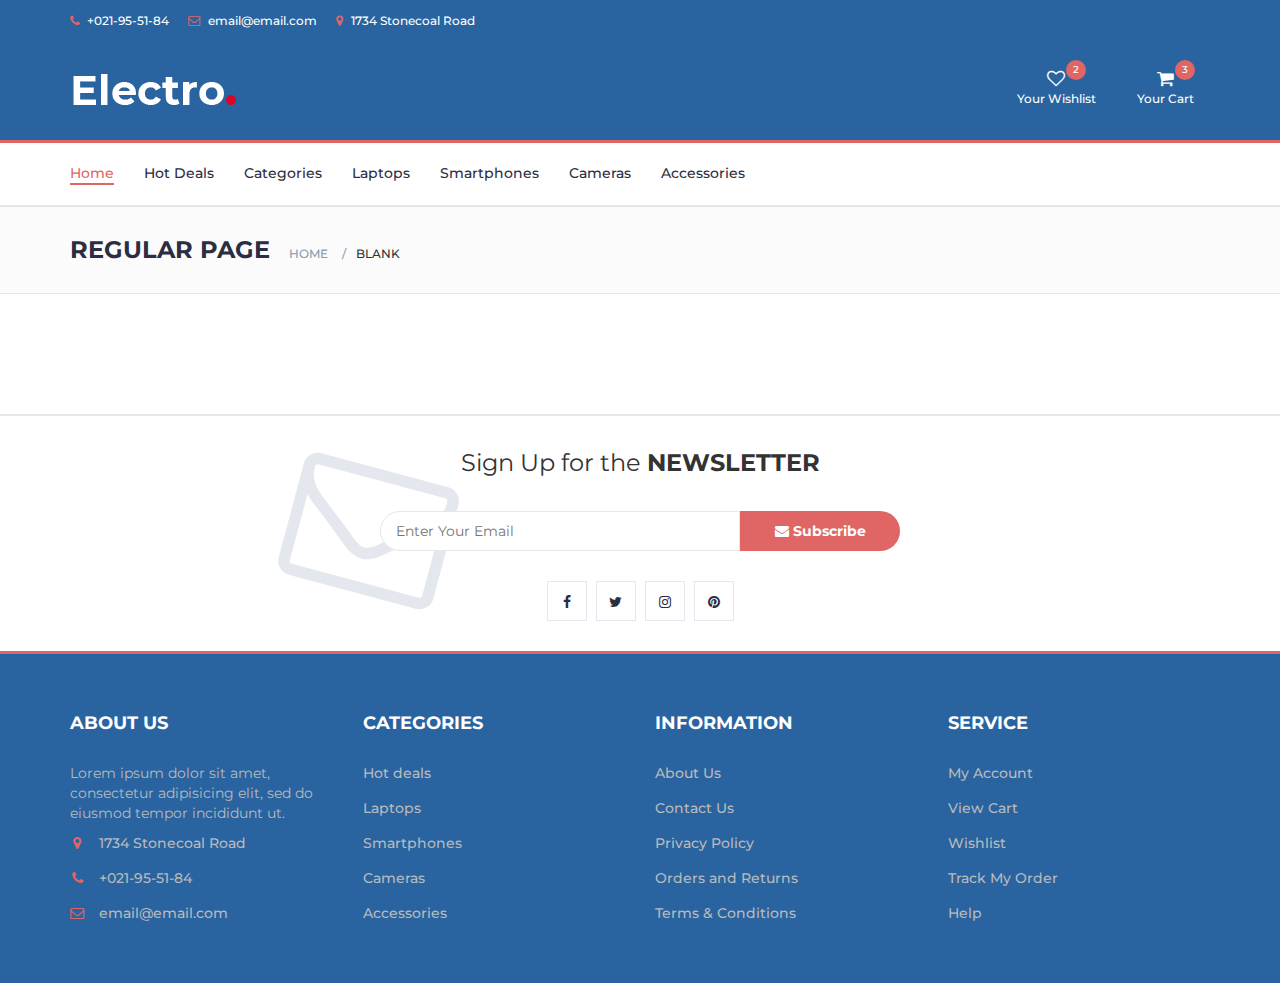
<file: blank.html>
<!DOCTYPE html>
<html lang="en">
	<head>
		<meta charset="utf-8">
		<meta http-equiv="X-UA-Compatible" content="IE=edge">
		<meta name="viewport" content="width=device-width, initial-scale=1">
		 <!-- The above 3 meta tags *must* come first in the head; any other head content must come *after* these tags -->

		<title>Electro - HTML Ecommerce Template</title>

 		<!-- Google font -->
 		<link href="https://fonts.googleapis.com/css?family=Montserrat:400,500,700" rel="stylesheet">

 		<!-- Bootstrap -->
 		<link type="text/css" rel="stylesheet" href="css/bootstrap.min.css"/>

 		<!-- Slick -->
 		<link type="text/css" rel="stylesheet" href="css/slick.css"/>
 		<link type="text/css" rel="stylesheet" href="css/slick-theme.css"/>

 		<!-- nouislider -->
 		<link type="text/css" rel="stylesheet" href="css/nouislider.min.css"/>

 		<!-- Font Awesome Icon -->
 		<link rel="stylesheet" href="css/font-awesome.min.css">

 		<!-- Custom stlylesheet -->
 		<link type="text/css" rel="stylesheet" href="css/style.css"/>

 		<!-- HTML5 shim and Respond.js for IE8 support of HTML5 elements and media queries -->
 		<!-- WARNING: Respond.js doesn't work if you view the page via file:// -->
 		<!--[if lt IE 9]>
 		  <script src="https://oss.maxcdn.com/html5shiv/3.7.3/html5shiv.min.js"></script>
 		  <script src="https://oss.maxcdn.com/respond/1.4.2/respond.min.js"></script>
 		<![endif]-->

    </head>
	<body>
		<!-- HEADER -->
		<header>
			<!-- TOP HEADER -->
			<div id="top-header">
				<div class="container">
					<ul class="header-links pull-left">
						<li><a href="#"><i class="fa fa-phone"></i> +021-95-51-84</a></li>
						<li><a href="#"><i class="fa fa-envelope-o"></i> email@email.com</a></li>
						<li><a href="#"><i class="fa fa-map-marker"></i> 1734 Stonecoal Road</a></li>
					</ul>
					<ul class="header-links pull-right">
						<li><a href="#"><i class="fa fa-dollar"></i> USD</a></li>
						<li><a href="#"><i class="fa fa-user-o"></i> My Account</a></li>
					</ul>
				</div>
			</div>
			<!-- /TOP HEADER -->

			<!-- MAIN HEADER -->
			<div id="header">
				<!-- container -->
				<div class="container">
					<!-- row -->
					<div class="row">
						<!-- LOGO -->
						<div class="col-md-3">
							<div class="header-logo">
								<a href="#" class="logo">
									<img src="./img/logo.png" alt="">
								</a>
							</div>
						</div>
						<!-- /LOGO -->

						<!-- SEARCH BAR -->
						<div class="col-md-6">
							<div class="header-search">
								<form>
									<select class="input-select">
										<option value="0">All Categories</option>
										<option value="1">Category 01</option>
										<option value="1">Category 02</option>
									</select>
									<input class="input" placeholder="Search here">
									<button class="search-btn">Search</button>
								</form>
							</div>
						</div>
						<!-- /SEARCH BAR -->

						<!-- ACCOUNT -->
						<div class="col-md-3 clearfix">
							<div class="header-ctn">
								<!-- Wishlist -->
								<div>
									<a href="#">
										<i class="fa fa-heart-o"></i>
										<span>Your Wishlist</span>
										<div class="qty">2</div>
									</a>
								</div>
								<!-- /Wishlist -->

								<!-- Cart -->
								<div class="dropdown">
									<a class="dropdown-toggle" data-toggle="dropdown" aria-expanded="true">
										<i class="fa fa-shopping-cart"></i>
										<span>Your Cart</span>
										<div class="qty">3</div>
									</a>
									<div class="cart-dropdown">
										<div class="cart-list">
											<div class="product-widget">
												<div class="product-img">
													<img src="./img/product01.png" alt="">
												</div>
												<div class="product-body">
													<h3 class="product-name"><a href="#">product name goes here</a></h3>
													<h4 class="product-price"><span class="qty">1x</span>$980.00</h4>
												</div>
												<button class="delete"><i class="fa fa-close"></i></button>
											</div>

											<div class="product-widget">
												<div class="product-img">
													<img src="./img/product02.png" alt="">
												</div>
												<div class="product-body">
													<h3 class="product-name"><a href="#">product name goes here</a></h3>
													<h4 class="product-price"><span class="qty">3x</span>$980.00</h4>
												</div>
												<button class="delete"><i class="fa fa-close"></i></button>
											</div>
										</div>
										<div class="cart-summary">
											<small>3 Item(s) selected</small>
											<h5>SUBTOTAL: $2940.00</h5>
										</div>
										<div class="cart-btns">
											<a href="#">View Cart</a>
											<a href="#">Checkout  <i class="fa fa-arrow-circle-right"></i></a>
										</div>
									</div>
								</div>
								<!-- /Cart -->

								<!-- Menu Toogle -->
								<div class="menu-toggle">
									<a href="#">
										<i class="fa fa-bars"></i>
										<span>Menu</span>
									</a>
								</div>
								<!-- /Menu Toogle -->
							</div>
						</div>
						<!-- /ACCOUNT -->
					</div>
					<!-- row -->
				</div>
				<!-- container -->
			</div>
			<!-- /MAIN HEADER -->
		</header>
		<!-- /HEADER -->

		<!-- NAVIGATION -->
		<nav id="navigation">
			<!-- container -->
			<div class="container">
				<!-- responsive-nav -->
				<div id="responsive-nav">
					<!-- NAV -->
					<ul class="main-nav nav navbar-nav">
						<li class="active"><a href="#">Home</a></li>
						<li><a href="#">Hot Deals</a></li>
						<li><a href="#">Categories</a></li>
						<li><a href="#">Laptops</a></li>
						<li><a href="#">Smartphones</a></li>
						<li><a href="#">Cameras</a></li>
						<li><a href="#">Accessories</a></li>
					</ul>
					<!-- /NAV -->
				</div>
				<!-- /responsive-nav -->
			</div>
			<!-- /container -->
		</nav>
		<!-- /NAVIGATION -->

		<!-- BREADCRUMB -->
		<div id="breadcrumb" class="section">
			<!-- container -->
			<div class="container">
				<!-- row -->
				<div class="row">
					<div class="col-md-12">
						<h3 class="breadcrumb-header">Regular Page</h3>
						<ul class="breadcrumb-tree">
							<li><a href="#">Home</a></li>
							<li class="active">Blank</li>
						</ul>
					</div>
				</div>
				<!-- /row -->
			</div>
			<!-- /container -->
		</div>
		<!-- /BREADCRUMB -->

		<!-- SECTION -->
		<div class="section">
			<!-- container -->
			<div class="container">
				<!-- row -->
				<div class="row">
				</div>
				<!-- /row -->
			</div>
			<!-- /container -->
		</div>
		<!-- /SECTION -->

		<!-- NEWSLETTER -->
		<div id="newsletter" class="section">
			<!-- container -->
			<div class="container">
				<!-- row -->
				<div class="row">
					<div class="col-md-12">
						<div class="newsletter">
							<p>Sign Up for the <strong>NEWSLETTER</strong></p>
							<form>
								<input class="input" type="email" placeholder="Enter Your Email">
								<button class="newsletter-btn"><i class="fa fa-envelope"></i> Subscribe</button>
							</form>
							<ul class="newsletter-follow">
								<li>
									<a href="#"><i class="fa fa-facebook"></i></a>
								</li>
								<li>
									<a href="#"><i class="fa fa-twitter"></i></a>
								</li>
								<li>
									<a href="#"><i class="fa fa-instagram"></i></a>
								</li>
								<li>
									<a href="#"><i class="fa fa-pinterest"></i></a>
								</li>
							</ul>
						</div>
					</div>
				</div>
				<!-- /row -->
			</div>
			<!-- /container -->
		</div>
		<!-- /NEWSLETTER -->

		<!-- FOOTER -->
		<footer id="footer">
			<!-- top footer -->
			<div class="section">
				<!-- container -->
				<div class="container">
					<!-- row -->
					<div class="row">
						<div class="col-md-3 col-xs-6">
							<div class="footer">
								<h3 class="footer-title">About Us</h3>
								<p>Lorem ipsum dolor sit amet, consectetur adipisicing elit, sed do eiusmod tempor incididunt ut.</p>
								<ul class="footer-links">
									<li><a href="#"><i class="fa fa-map-marker"></i>1734 Stonecoal Road</a></li>
									<li><a href="#"><i class="fa fa-phone"></i>+021-95-51-84</a></li>
									<li><a href="#"><i class="fa fa-envelope-o"></i>email@email.com</a></li>
								</ul>
							</div>
						</div>

						<div class="col-md-3 col-xs-6">
							<div class="footer">
								<h3 class="footer-title">Categories</h3>
								<ul class="footer-links">
									<li><a href="#">Hot deals</a></li>
									<li><a href="#">Laptops</a></li>
									<li><a href="#">Smartphones</a></li>
									<li><a href="#">Cameras</a></li>
									<li><a href="#">Accessories</a></li>
								</ul>
							</div>
						</div>

						<div class="clearfix visible-xs"></div>

						<div class="col-md-3 col-xs-6">
							<div class="footer">
								<h3 class="footer-title">Information</h3>
								<ul class="footer-links">
									<li><a href="#">About Us</a></li>
									<li><a href="#">Contact Us</a></li>
									<li><a href="#">Privacy Policy</a></li>
									<li><a href="#">Orders and Returns</a></li>
									<li><a href="#">Terms & Conditions</a></li>
								</ul>
							</div>
						</div>

						<div class="col-md-3 col-xs-6">
							<div class="footer">
								<h3 class="footer-title">Service</h3>
								<ul class="footer-links">
									<li><a href="#">My Account</a></li>
									<li><a href="#">View Cart</a></li>
									<li><a href="#">Wishlist</a></li>
									<li><a href="#">Track My Order</a></li>
									<li><a href="#">Help</a></li>
								</ul>
							</div>
						</div>
					</div>
					<!-- /row -->
				</div>
				<!-- /container -->
			</div>
			<!-- /top footer -->

			<!-- bottom footer -->
			<div id="bottom-footer" class="section">
				<div class="container">
					<!-- row -->
					<div class="row">
						<div class="col-md-12 text-center">
							<ul class="footer-payments">
								<li><a href="#"><i class="fa fa-cc-visa"></i></a></li>
								<li><a href="#"><i class="fa fa-credit-card"></i></a></li>
								<li><a href="#"><i class="fa fa-cc-paypal"></i></a></li>
								<li><a href="#"><i class="fa fa-cc-mastercard"></i></a></li>
								<li><a href="#"><i class="fa fa-cc-discover"></i></a></li>
								<li><a href="#"><i class="fa fa-cc-amex"></i></a></li>
							</ul>
							<span class="copyright">
								<!-- Link back to Colorlib can't be removed. Template is licensed under CC BY 3.0. -->
								Copyright &copy;<script>document.write(new Date().getFullYear());</script> All rights reserved | This template is made with <i class="fa fa-heart-o" aria-hidden="true"></i> by <a href="https://colorlib.com" target="_blank">Colorlib</a>
							<!-- Link back to Colorlib can't be removed. Template is licensed under CC BY 3.0. -->
							</span>


						</div>
					</div>
						<!-- /row -->
				</div>
				<!-- /container -->
			</div>
			<!-- /bottom footer -->
		</footer>
		<!-- /FOOTER -->

		<!-- jQuery Plugins -->
		<script src="js/jquery.min.js"></script>
		<script src="js/bootstrap.min.js"></script>
		<script src="js/slick.min.js"></script>
		<script src="js/nouislider.min.js"></script>
		<script src="js/jquery.zoom.min.js"></script>
		<script src="js/main.js"></script>

	</body>
</html>
</file>
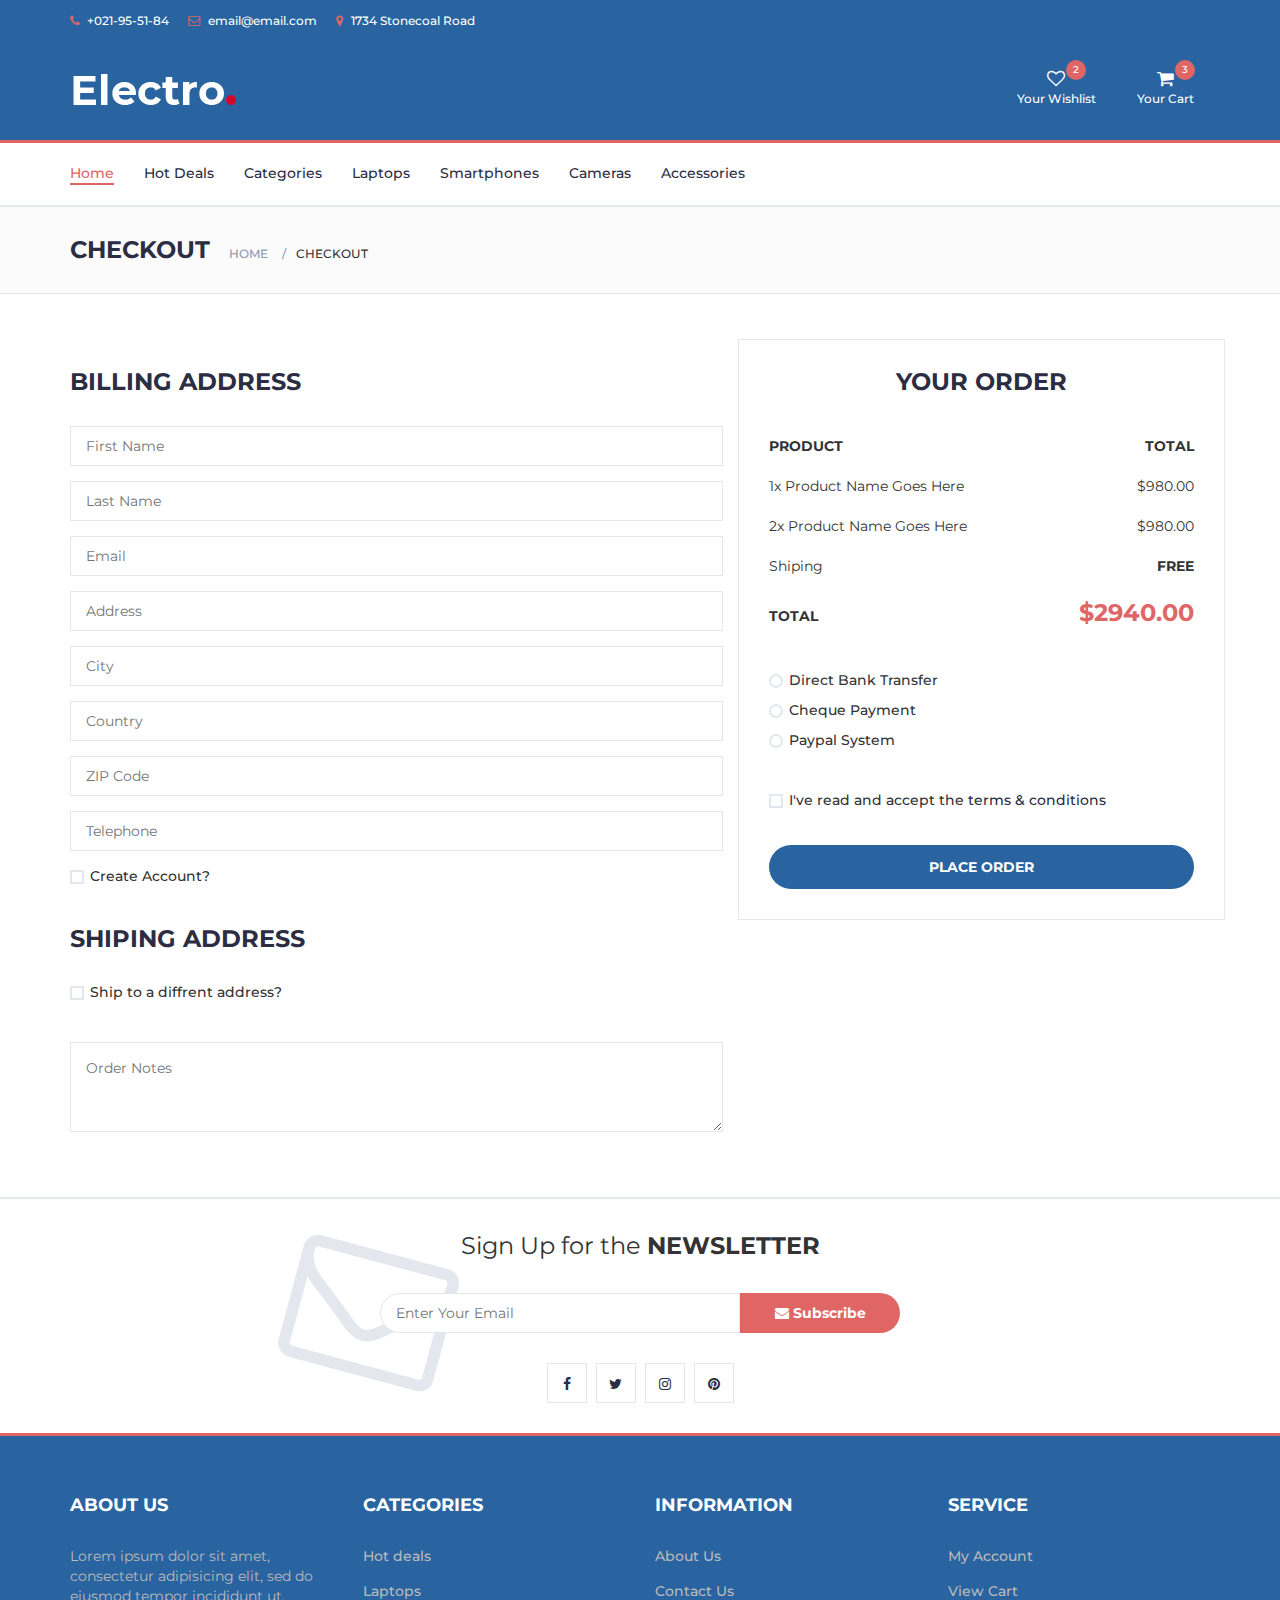
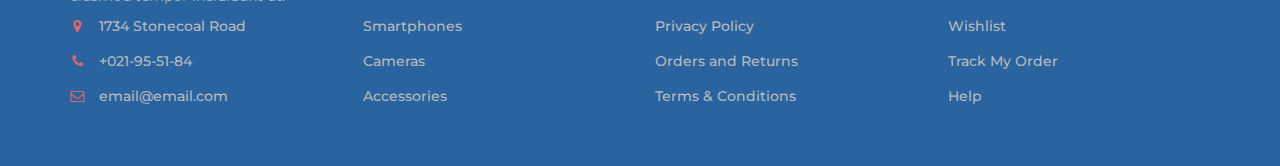
<file: checkout.html>
<!DOCTYPE html>
<html lang="en">
	<head>
		<meta charset="utf-8">
		<meta http-equiv="X-UA-Compatible" content="IE=edge">
		<meta name="viewport" content="width=device-width, initial-scale=1">
		 <!-- The above 3 meta tags *must* come first in the head; any other head content must come *after* these tags -->

		<title>Electro - HTML Ecommerce Template</title>

 		<!-- Google font -->
 		<link href="https://fonts.googleapis.com/css?family=Montserrat:400,500,700" rel="stylesheet">

 		<!-- Bootstrap -->
 		<link type="text/css" rel="stylesheet" href="css/bootstrap.min.css"/>

 		<!-- Slick -->
 		<link type="text/css" rel="stylesheet" href="css/slick.css"/>
 		<link type="text/css" rel="stylesheet" href="css/slick-theme.css"/>

 		<!-- nouislider -->
 		<link type="text/css" rel="stylesheet" href="css/nouislider.min.css"/>

 		<!-- Font Awesome Icon -->
 		<link rel="stylesheet" href="css/font-awesome.min.css">

 		<!-- Custom stlylesheet -->
 		<link type="text/css" rel="stylesheet" href="css/style.css"/>

		<!-- HTML5 shim and Respond.js for IE8 support of HTML5 elements and media queries -->
		<!-- WARNING: Respond.js doesn't work if you view the page via file:// -->
		<!--[if lt IE 9]>
		  <script src="https://oss.maxcdn.com/html5shiv/3.7.3/html5shiv.min.js"></script>
		  <script src="https://oss.maxcdn.com/respond/1.4.2/respond.min.js"></script>
		<![endif]-->

    </head>
	<body>
		<!-- HEADER -->
		<header>
			<!-- TOP HEADER -->
			<div id="top-header">
				<div class="container">
					<ul class="header-links pull-left">
						<li><a href="#"><i class="fa fa-phone"></i> +021-95-51-84</a></li>
						<li><a href="#"><i class="fa fa-envelope-o"></i> email@email.com</a></li>
						<li><a href="#"><i class="fa fa-map-marker"></i> 1734 Stonecoal Road</a></li>
					</ul>
					<ul class="header-links pull-right">
						<li><a href="#"><i class="fa fa-dollar"></i> USD</a></li>
						<li><a href="#"><i class="fa fa-user-o"></i> My Account</a></li>
					</ul>
				</div>
			</div>
			<!-- /TOP HEADER -->

			<!-- MAIN HEADER -->
			<div id="header">
				<!-- container -->
				<div class="container">
					<!-- row -->
					<div class="row">
						<!-- LOGO -->
						<div class="col-md-3">
							<div class="header-logo">
								<a href="#" class="logo">
									<img src="./img/logo.png" alt="">
								</a>
							</div>
						</div>
						<!-- /LOGO -->

						<!-- SEARCH BAR -->
						<div class="col-md-6">
							<div class="header-search">
								<form>
									<select class="input-select">
										<option value="0">All Categories</option>
										<option value="1">Category 01</option>
										<option value="1">Category 02</option>
									</select>
									<input class="input" placeholder="Search here">
									<button class="search-btn">Search</button>
								</form>
							</div>
						</div>
						<!-- /SEARCH BAR -->

						<!-- ACCOUNT -->
						<div class="col-md-3 clearfix">
							<div class="header-ctn">
								<!-- Wishlist -->
								<div>
									<a href="#">
										<i class="fa fa-heart-o"></i>
										<span>Your Wishlist</span>
										<div class="qty">2</div>
									</a>
								</div>
								<!-- /Wishlist -->

								<!-- Cart -->
								<div class="dropdown">
									<a class="dropdown-toggle" data-toggle="dropdown" aria-expanded="true">
										<i class="fa fa-shopping-cart"></i>
										<span>Your Cart</span>
										<div class="qty">3</div>
									</a>
									<div class="cart-dropdown">
										<div class="cart-list">
											<div class="product-widget">
												<div class="product-img">
													<img src="./img/product01.png" alt="">
												</div>
												<div class="product-body">
													<h3 class="product-name"><a href="#">product name goes here</a></h3>
													<h4 class="product-price"><span class="qty">1x</span>$980.00</h4>
												</div>
												<button class="delete"><i class="fa fa-close"></i></button>
											</div>

											<div class="product-widget">
												<div class="product-img">
													<img src="./img/product02.png" alt="">
												</div>
												<div class="product-body">
													<h3 class="product-name"><a href="#">product name goes here</a></h3>
													<h4 class="product-price"><span class="qty">3x</span>$980.00</h4>
												</div>
												<button class="delete"><i class="fa fa-close"></i></button>
											</div>
										</div>
										<div class="cart-summary">
											<small>3 Item(s) selected</small>
											<h5>SUBTOTAL: $2940.00</h5>
										</div>
										<div class="cart-btns">
											<a href="#">View Cart</a>
											<a href="#">Checkout  <i class="fa fa-arrow-circle-right"></i></a>
										</div>
									</div>
								</div>
								<!-- /Cart -->

								<!-- Menu Toogle -->
								<div class="menu-toggle">
									<a href="#">
										<i class="fa fa-bars"></i>
										<span>Menu</span>
									</a>
								</div>
								<!-- /Menu Toogle -->
							</div>
						</div>
						<!-- /ACCOUNT -->
					</div>
					<!-- row -->
				</div>
				<!-- container -->
			</div>
			<!-- /MAIN HEADER -->
		</header>
		<!-- /HEADER -->

		<!-- NAVIGATION -->
		<nav id="navigation">
			<!-- container -->
			<div class="container">
				<!-- responsive-nav -->
				<div id="responsive-nav">
					<!-- NAV -->
					<ul class="main-nav nav navbar-nav">
						<li class="active"><a href="#">Home</a></li>
						<li><a href="#">Hot Deals</a></li>
						<li><a href="#">Categories</a></li>
						<li><a href="#">Laptops</a></li>
						<li><a href="#">Smartphones</a></li>
						<li><a href="#">Cameras</a></li>
						<li><a href="#">Accessories</a></li>
					</ul>
					<!-- /NAV -->
				</div>
				<!-- /responsive-nav -->
			</div>
			<!-- /container -->
		</nav>
		<!-- /NAVIGATION -->

		<!-- BREADCRUMB -->
		<div id="breadcrumb" class="section">
			<!-- container -->
			<div class="container">
				<!-- row -->
				<div class="row">
					<div class="col-md-12">
						<h3 class="breadcrumb-header">Checkout</h3>
						<ul class="breadcrumb-tree">
							<li><a href="#">Home</a></li>
							<li class="active">Checkout</li>
						</ul>
					</div>
				</div>
				<!-- /row -->
			</div>
			<!-- /container -->
		</div>
		<!-- /BREADCRUMB -->

		<!-- SECTION -->
		<div class="section">
			<!-- container -->
			<div class="container">
				<!-- row -->
				<div class="row">

					<div class="col-md-7">
						<!-- Billing Details -->
						<div class="billing-details">
							<div class="section-title">
								<h3 class="title">Billing address</h3>
							</div>
							<div class="form-group">
								<input class="input" type="text" name="first-name" placeholder="First Name">
							</div>
							<div class="form-group">
								<input class="input" type="text" name="last-name" placeholder="Last Name">
							</div>
							<div class="form-group">
								<input class="input" type="email" name="email" placeholder="Email">
							</div>
							<div class="form-group">
								<input class="input" type="text" name="address" placeholder="Address">
							</div>
							<div class="form-group">
								<input class="input" type="text" name="city" placeholder="City">
							</div>
							<div class="form-group">
								<input class="input" type="text" name="country" placeholder="Country">
							</div>
							<div class="form-group">
								<input class="input" type="text" name="zip-code" placeholder="ZIP Code">
							</div>
							<div class="form-group">
								<input class="input" type="tel" name="tel" placeholder="Telephone">
							</div>
							<div class="form-group">
								<div class="input-checkbox">
									<input type="checkbox" id="create-account">
									<label for="create-account">
										<span></span>
										Create Account?
									</label>
									<div class="caption">
										<p>Lorem ipsum dolor sit amet, consectetur adipisicing elit, sed do eiusmod tempor incididunt.</p>
										<input class="input" type="password" name="password" placeholder="Enter Your Password">
									</div>
								</div>
							</div>
						</div>
						<!-- /Billing Details -->

						<!-- Shiping Details -->
						<div class="shiping-details">
							<div class="section-title">
								<h3 class="title">Shiping address</h3>
							</div>
							<div class="input-checkbox">
								<input type="checkbox" id="shiping-address">
								<label for="shiping-address">
									<span></span>
									Ship to a diffrent address?
								</label>
								<div class="caption">
									<div class="form-group">
										<input class="input" type="text" name="first-name" placeholder="First Name">
									</div>
									<div class="form-group">
										<input class="input" type="text" name="last-name" placeholder="Last Name">
									</div>
									<div class="form-group">
										<input class="input" type="email" name="email" placeholder="Email">
									</div>
									<div class="form-group">
										<input class="input" type="text" name="address" placeholder="Address">
									</div>
									<div class="form-group">
										<input class="input" type="text" name="city" placeholder="City">
									</div>
									<div class="form-group">
										<input class="input" type="text" name="country" placeholder="Country">
									</div>
									<div class="form-group">
										<input class="input" type="text" name="zip-code" placeholder="ZIP Code">
									</div>
									<div class="form-group">
										<input class="input" type="tel" name="tel" placeholder="Telephone">
									</div>
								</div>
							</div>
						</div>
						<!-- /Shiping Details -->

						<!-- Order notes -->
						<div class="order-notes">
							<textarea class="input" placeholder="Order Notes"></textarea>
						</div>
						<!-- /Order notes -->
					</div>

					<!-- Order Details -->
					<div class="col-md-5 order-details">
						<div class="section-title text-center">
							<h3 class="title">Your Order</h3>
						</div>
						<div class="order-summary">
							<div class="order-col">
								<div><strong>PRODUCT</strong></div>
								<div><strong>TOTAL</strong></div>
							</div>
							<div class="order-products">
								<div class="order-col">
									<div>1x Product Name Goes Here</div>
									<div>$980.00</div>
								</div>
								<div class="order-col">
									<div>2x Product Name Goes Here</div>
									<div>$980.00</div>
								</div>
							</div>
							<div class="order-col">
								<div>Shiping</div>
								<div><strong>FREE</strong></div>
							</div>
							<div class="order-col">
								<div><strong>TOTAL</strong></div>
								<div><strong class="order-total">$2940.00</strong></div>
							</div>
						</div>
						<div class="payment-method">
							<div class="input-radio">
								<input type="radio" name="payment" id="payment-1">
								<label for="payment-1">
									<span></span>
									Direct Bank Transfer
								</label>
								<div class="caption">
									<p>Lorem ipsum dolor sit amet, consectetur adipisicing elit, sed do eiusmod tempor incididunt ut labore et dolore magna aliqua.</p>
								</div>
							</div>
							<div class="input-radio">
								<input type="radio" name="payment" id="payment-2">
								<label for="payment-2">
									<span></span>
									Cheque Payment
								</label>
								<div class="caption">
									<p>Lorem ipsum dolor sit amet, consectetur adipisicing elit, sed do eiusmod tempor incididunt ut labore et dolore magna aliqua.</p>
								</div>
							</div>
							<div class="input-radio">
								<input type="radio" name="payment" id="payment-3">
								<label for="payment-3">
									<span></span>
									Paypal System
								</label>
								<div class="caption">
									<p>Lorem ipsum dolor sit amet, consectetur adipisicing elit, sed do eiusmod tempor incididunt ut labore et dolore magna aliqua.</p>
								</div>
							</div>
						</div>
						<div class="input-checkbox">
							<input type="checkbox" id="terms">
							<label for="terms">
								<span></span>
								I've read and accept the <a href="#">terms & conditions</a>
							</label>
						</div>
						<a href="#" class="primary-btn order-submit">Place order</a>
					</div>
					<!-- /Order Details -->
				</div>
				<!-- /row -->
			</div>
			<!-- /container -->
		</div>
		<!-- /SECTION -->

		<!-- NEWSLETTER -->
		<div id="newsletter" class="section">
			<!-- container -->
			<div class="container">
				<!-- row -->
				<div class="row">
					<div class="col-md-12">
						<div class="newsletter">
							<p>Sign Up for the <strong>NEWSLETTER</strong></p>
							<form>
								<input class="input" type="email" placeholder="Enter Your Email">
								<button class="newsletter-btn"><i class="fa fa-envelope"></i> Subscribe</button>
							</form>
							<ul class="newsletter-follow">
								<li>
									<a href="#"><i class="fa fa-facebook"></i></a>
								</li>
								<li>
									<a href="#"><i class="fa fa-twitter"></i></a>
								</li>
								<li>
									<a href="#"><i class="fa fa-instagram"></i></a>
								</li>
								<li>
									<a href="#"><i class="fa fa-pinterest"></i></a>
								</li>
							</ul>
						</div>
					</div>
				</div>
				<!-- /row -->
			</div>
			<!-- /container -->
		</div>
		<!-- /NEWSLETTER -->

		<!-- FOOTER -->
		<footer id="footer">
			<!-- top footer -->
			<div class="section">
				<!-- container -->
				<div class="container">
					<!-- row -->
					<div class="row">
						<div class="col-md-3 col-xs-6">
							<div class="footer">
								<h3 class="footer-title">About Us</h3>
								<p>Lorem ipsum dolor sit amet, consectetur adipisicing elit, sed do eiusmod tempor incididunt ut.</p>
								<ul class="footer-links">
									<li><a href="#"><i class="fa fa-map-marker"></i>1734 Stonecoal Road</a></li>
									<li><a href="#"><i class="fa fa-phone"></i>+021-95-51-84</a></li>
									<li><a href="#"><i class="fa fa-envelope-o"></i>email@email.com</a></li>
								</ul>
							</div>
						</div>

						<div class="col-md-3 col-xs-6">
							<div class="footer">
								<h3 class="footer-title">Categories</h3>
								<ul class="footer-links">
									<li><a href="#">Hot deals</a></li>
									<li><a href="#">Laptops</a></li>
									<li><a href="#">Smartphones</a></li>
									<li><a href="#">Cameras</a></li>
									<li><a href="#">Accessories</a></li>
								</ul>
							</div>
						</div>

						<div class="clearfix visible-xs"></div>

						<div class="col-md-3 col-xs-6">
							<div class="footer">
								<h3 class="footer-title">Information</h3>
								<ul class="footer-links">
									<li><a href="#">About Us</a></li>
									<li><a href="#">Contact Us</a></li>
									<li><a href="#">Privacy Policy</a></li>
									<li><a href="#">Orders and Returns</a></li>
									<li><a href="#">Terms & Conditions</a></li>
								</ul>
							</div>
						</div>

						<div class="col-md-3 col-xs-6">
							<div class="footer">
								<h3 class="footer-title">Service</h3>
								<ul class="footer-links">
									<li><a href="#">My Account</a></li>
									<li><a href="#">View Cart</a></li>
									<li><a href="#">Wishlist</a></li>
									<li><a href="#">Track My Order</a></li>
									<li><a href="#">Help</a></li>
								</ul>
							</div>
						</div>
					</div>
					<!-- /row -->
				</div>
				<!-- /container -->
			</div>
			<!-- /top footer -->

			<!-- bottom footer -->
			<div id="bottom-footer" class="section">
				<div class="container">
					<!-- row -->
					<div class="row">
						<div class="col-md-12 text-center">
							<ul class="footer-payments">
								<li><a href="#"><i class="fa fa-cc-visa"></i></a></li>
								<li><a href="#"><i class="fa fa-credit-card"></i></a></li>
								<li><a href="#"><i class="fa fa-cc-paypal"></i></a></li>
								<li><a href="#"><i class="fa fa-cc-mastercard"></i></a></li>
								<li><a href="#"><i class="fa fa-cc-discover"></i></a></li>
								<li><a href="#"><i class="fa fa-cc-amex"></i></a></li>
							</ul>
							<span class="copyright">
								<!-- Link back to Colorlib can't be removed. Template is licensed under CC BY 3.0. -->
								Copyright &copy;<script>document.write(new Date().getFullYear());</script> All rights reserved | This template is made with <i class="fa fa-heart-o" aria-hidden="true"></i> by <a href="https://colorlib.com" target="_blank">Colorlib</a>
							<!-- Link back to Colorlib can't be removed. Template is licensed under CC BY 3.0. -->
							</span>
						</div>
					</div>
						<!-- /row -->
				</div>
				<!-- /container -->
			</div>
			<!-- /bottom footer -->
		</footer>
		<!-- /FOOTER -->

		<!-- jQuery Plugins -->
		<script src="js/jquery.min.js"></script>
		<script src="js/bootstrap.min.js"></script>
		<script src="js/slick.min.js"></script>
		<script src="js/nouislider.min.js"></script>
		<script src="js/jquery.zoom.min.js"></script>
		<script src="js/main.js"></script>

	</body>
</html>
</file>
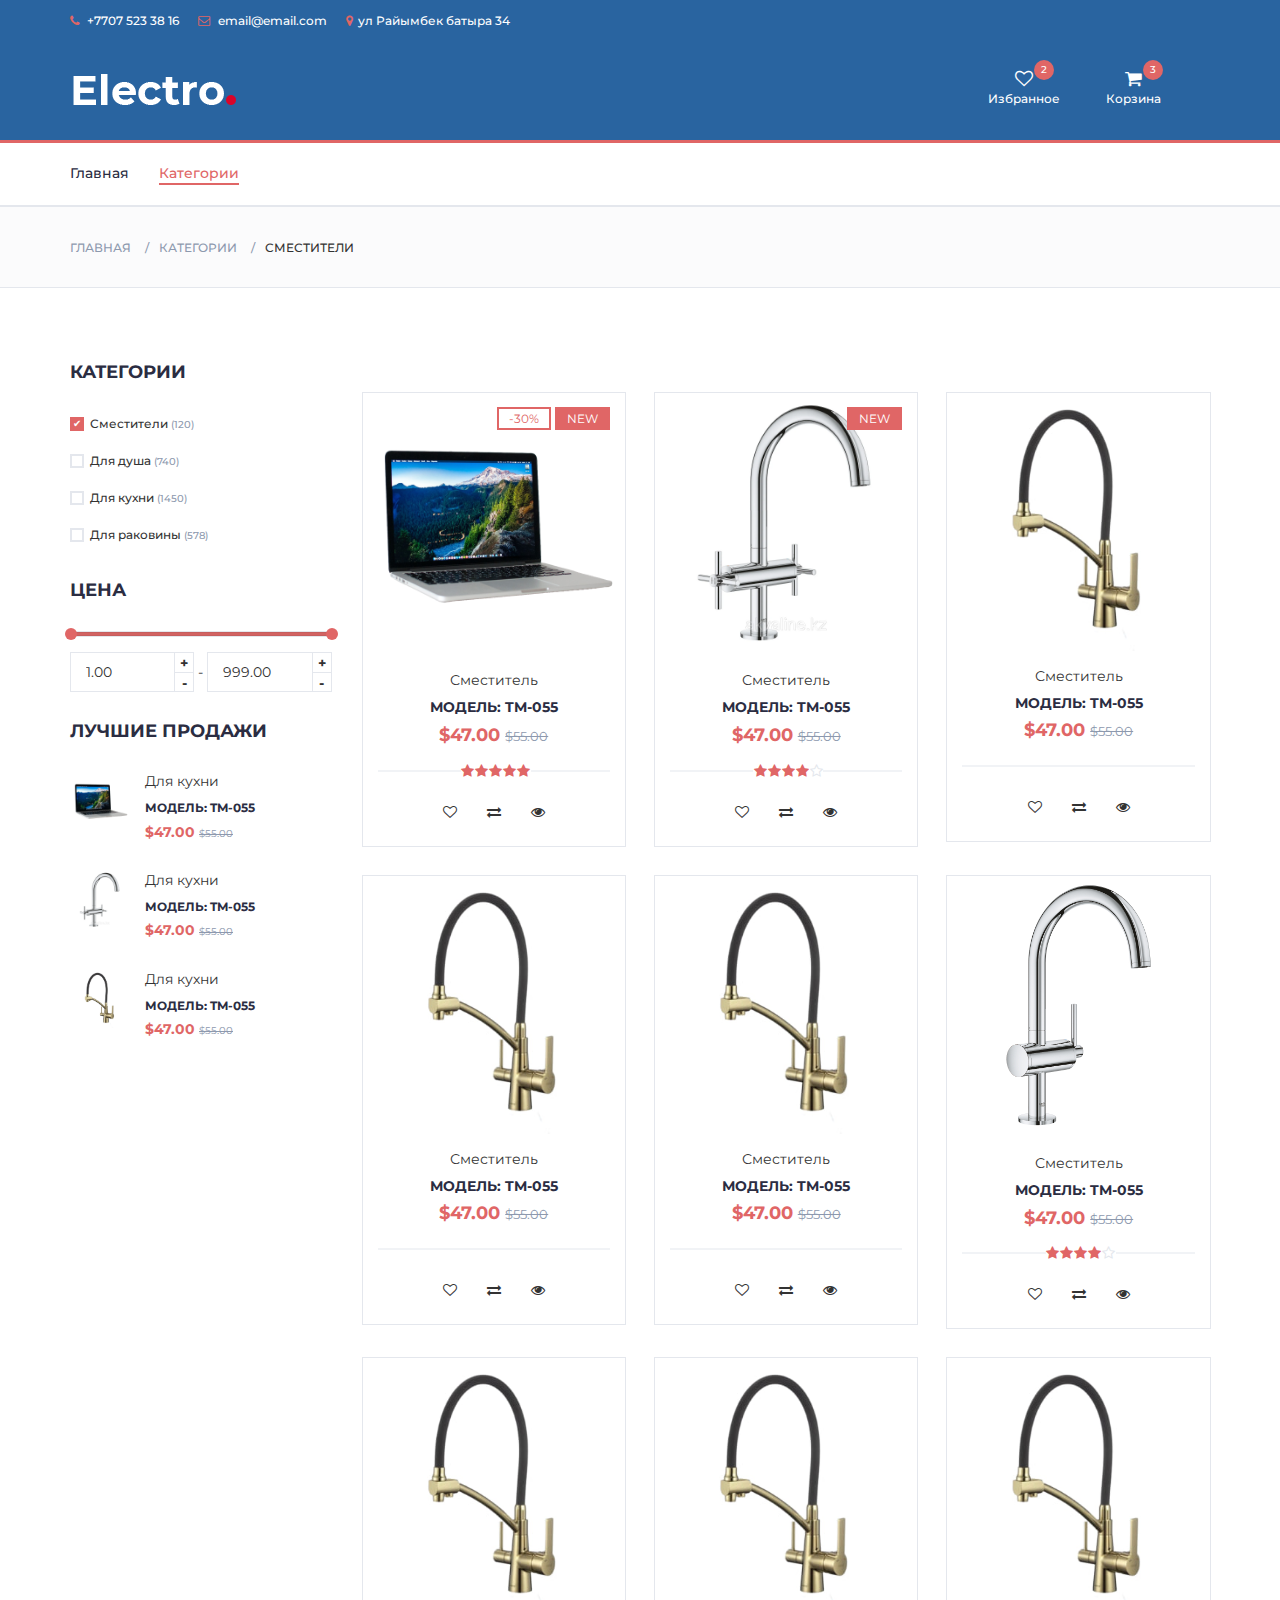
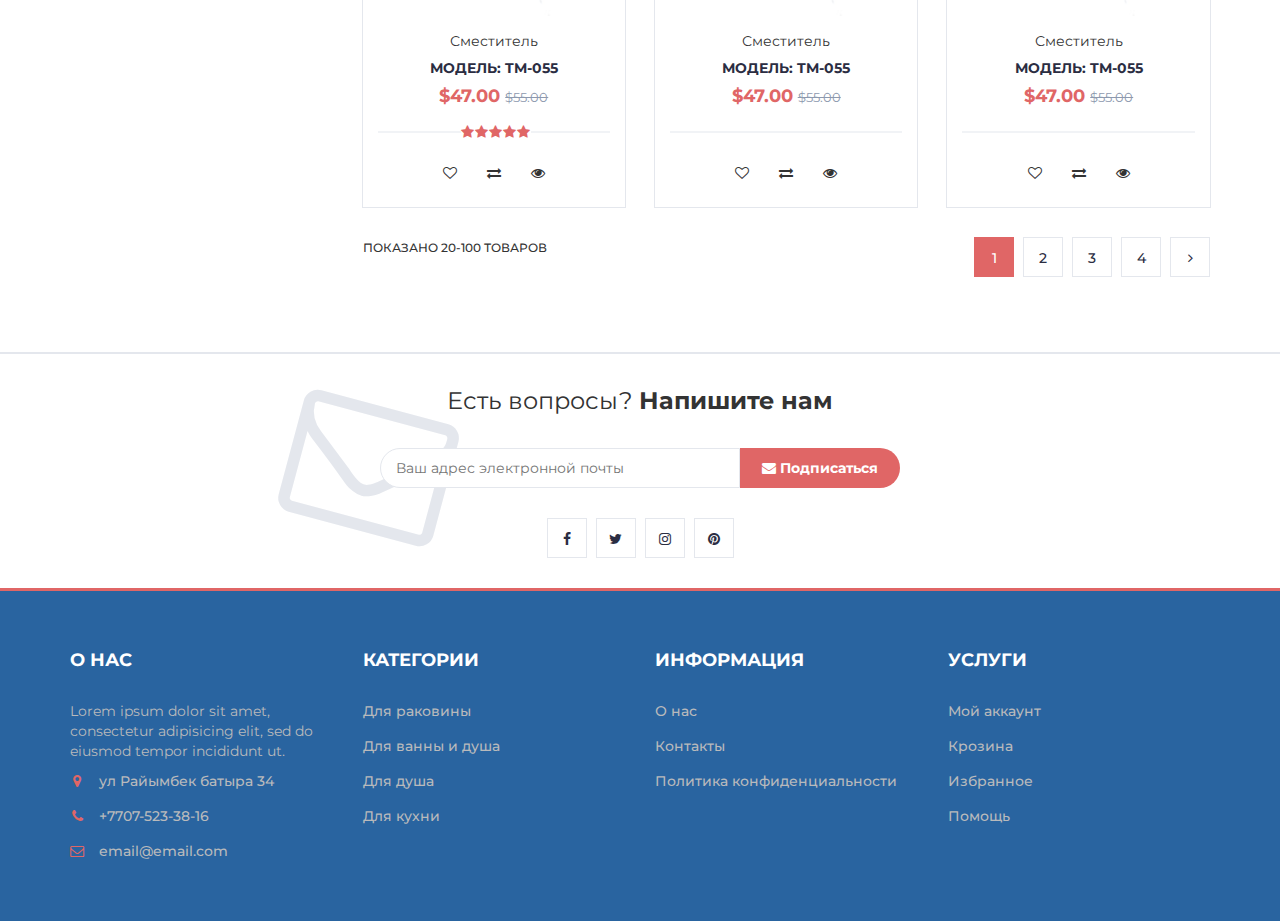
<file: store.html>
<!DOCTYPE html>
<html lang="en">
	<head>
		<meta charset="utf-8">
		<meta http-equiv="X-UA-Compatible" content="IE=edge">
		<meta name="viewport" content="width=device-width, initial-scale=1">
		 <!-- The above 3 meta tags *must* come first in the head; any other head content must come *after* these tags -->

		<title>Electro - HTML Ecommerce Template</title>

 		<!-- Google font -->
 		<link href="https://fonts.googleapis.com/css?family=Montserrat:400,500,700" rel="stylesheet">

 		<!-- Bootstrap -->
 		<link type="text/css" rel="stylesheet" href="css/bootstrap.min.css"/>

 		<!-- Slick -->
 		<link type="text/css" rel="stylesheet" href="css/slick.css"/>
 		<link type="text/css" rel="stylesheet" href="css/slick-theme.css"/>

 		<!-- nouislider -->
 		<link type="text/css" rel="stylesheet" href="css/nouislider.min.css"/>

 		<!-- Font Awesome Icon -->
 		<link rel="stylesheet" href="css/font-awesome.min.css">

 		<!-- Custom stlylesheet -->
 		<link type="text/css" rel="stylesheet" href="css/style.css"/>

		<!-- HTML5 shim and Respond.js for IE8 support of HTML5 elements and media queries -->
		<!-- WARNING: Respond.js doesn't work if you view the page via file:// -->
		<!--[if lt IE 9]>
		  <script src="https://oss.maxcdn.com/html5shiv/3.7.3/html5shiv.min.js"></script>
		  <script src="https://oss.maxcdn.com/respond/1.4.2/respond.min.js"></script>
		<![endif]-->

    </head>
	<body>
		<!-- HEADER -->
		<header>
			<!-- TOP HEADER -->
      <div id="top-header">
        <div class="container">
          <ul class="header-links pull-left">
            <li><a href="#"><i class="fa fa-phone"></i> +7707 523 38 16</a></li>
            <li><a href="#"><i class="fa fa-envelope-o"></i> email@email.com</a></li>
            <li><a href="#"><i class="fa fa-map-marker"></i>ул Райымбек батыра 34</a></li>
          </ul>
        </div>
      </div>
      <!-- /TOP HEADER -->

			<!-- MAIN HEADER -->
      <div id="header">
        <!-- container -->
        <div class="container">
          <!-- row -->
          <div class="row">
            <!-- LOGO -->
            <div class="col-md-3">
              <div class="header-logo">
                <a href="#" class="logo">
                  <img src="./img/logo.png" alt="">
                </a>
              </div>
            </div>
            <!-- /LOGO -->

            <!-- SEARCH BAR -->
            <div class="col-md-6">
              <div class="header-search">

              </div>
            </div>


            <!-- /SEARCH BAR -->

            <!-- ACCOUNT -->
            <div class="col-md-3 clearfix header-actions">
              <div class="header-ctn">
                <!-- Wishlist -->
                <div>
                  <a href="#">
                    <i class="fa fa-heart-o"></i>
                    <span>Избранное</span>
                    <div class="qty">2</div>
                  </a>
                </div>
                <!-- /Wishlist -->

                <!-- Cart -->
                <div class="dropdown">
                  <a class="dropdown-toggle" data-toggle="dropdown" aria-expanded="true">
                    <i class="fa fa-shopping-cart"></i>
                    <span>Корзина</span>
                    <div class="qty">3</div>
                  </a>
                  <div class="cart-dropdown">
                    <div class="cart-list">
                      <div class="product-widget">
                        <div class="product-img">
                          <img src="./img/product01.png" alt="">
                        </div>
                        <div class="product-body">
                          <h3 class="product-name"><a href="product.html">Модель: TM-055</a></h3>
                          <h4 class="product-price"><span class="qty">1x</span>$47.2</h4>
                        </div>
                        <button class="delete"><i class="fa fa-close"></i></button>
                      </div>

                      <div class="product-widget">
                        <div class="product-img">
                          <img src="./img/product02.png" alt="">
                        </div>
                        <div class="product-body">
                          <h3 class="product-name"><a href="product.html">Модель: TM-055</a></h3>
                          <h4 class="product-price"><span class="qty">3x</span>$47.2</h4>
                        </div>
                        <button class="delete"><i class="fa fa-close"></i></button>
                      </div>
                    </div>
                    <div class="cart-summary">
                      <small>3 Item(s) selected</small>
                      <h5>SUBTOTAL: $2940.00</h5>
                    </div>
                    <div class="cart-btns">
                      <a href="#">View Cart</a>
                      <a href="#">Checkout  <i class="fa fa-arrow-circle-right"></i></a>
                    </div>
                  </div>
                </div>
                <!-- /Cart -->

                <!-- Menu Toogle -->
                <div class="menu-toggle">
                  <a href="#">
                    <i class="fa fa-bars"></i>
                    <span>Меню</span>
                  </a>
                </div>
                <!-- /Menu Toogle -->
              </div>
            </div>
            <!-- /ACCOUNT -->
          </div>
          <!-- row -->
        </div>
        <!-- container -->
      </div>
			<!-- /MAIN HEADER -->
		</header>
		<!-- /HEADER -->

    <!-- NAVIGATION -->
    <nav id="navigation">
      <!-- container -->
      <div class="container">
        <!-- responsive-nav -->
        <div id="responsive-nav">
          <!-- NAV -->
          <ul class="main-nav nav navbar-nav">
            <li><a href="index.html">Главная</a></li>
            <li class="active"><a href="store.html">Категории</a></li>
          </ul>
          <!-- /NAV -->
        </div>
        <!-- /responsive-nav -->
      </div>
      <!-- /container -->
    </nav>
    <!-- /NAVIGATION -->


    <!-- BREADCRUMB -->
		<div id="breadcrumb" class="section">
			<!-- container -->
			<div class="container">
				<!-- row -->
				<div class="row">
					<div class="col-md-12">
						<ul class="breadcrumb-tree">
							<li><a href="#">Главная</a></li>
							<li><a href="#">Категории</a></li>
							<li class="active">Сместители</li>
						</ul>
					</div>
				</div>
				<!-- /row -->
			</div>
			<!-- /container -->
		</div>
		<!-- /BREADCRUMB -->

		<!-- SECTION -->
		<div class="section">
			<!-- container -->
			<div class="container">
				<!-- row -->
				<div class="row">
					<!-- ASIDE -->
					<div id="aside" class="col-md-3">
						<!-- aside Widget -->
						<div class="aside">
							<h3 class="aside-title">Категории</h3>
							<div class="checkbox-filter">

								<div class="input-checkbox">
									<input checked="checked" type="checkbox" id="Сместитель-1">
									<label for="Сместитель-1">
										<span></span>
										Сместители
										<small>(120)</small>
									</label>
								</div>

								<div class="input-checkbox">
									<input type="checkbox" id="Сместитель-2">
									<label for="Сместитель-2">
										<span></span>
										Для душа
										<small>(740)</small>
									</label>
								</div>

								<div class="input-checkbox">
									<input type="checkbox" id="Сместитель-3">
									<label for="Сместитель-3">
										<span></span>
										Для кухни
										<small>(1450)</small>
									</label>
								</div>

								<div class="input-checkbox">
									<input type="checkbox" id="Сместитель-4">
									<label for="Сместитель-4">
										<span></span>
										Для раковины
										<small>(578)</small>
									</label>
								</div>
							</div>
						</div>
						<!-- /aside Widget -->

						<!-- aside Widget -->
						<div class="aside">
							<h3 class="aside-title">Цена</h3>
							<div class="price-filter">
								<div id="price-slider"></div>
								<div class="input-number price-min">
									<input id="price-min" type="number">
									<span class="qty-up">+</span>
									<span class="qty-down">-</span>
								</div>
								<span>-</span>
								<div class="input-number price-max">
									<input id="price-max" type="number">
									<span class="qty-up">+</span>
									<span class="qty-down">-</span>
								</div>
							</div>
						</div>
						<!-- /aside Widget -->

						<!-- aside Widget -->

						<!-- /aside Widget -->

						<!-- aside Widget -->
						<div class="aside">
							<h3 class="aside-title">Лучшие продажи</h3>
							<div class="product-widget">
								<div class="product-img">
									<img src="./img/product01.png" alt="">
								</div>
								<div class="product-body">
									<p class="product-Сместитель">Для кухни</p>
									<h3 class="product-name"><a href="product.html">Модель: TM-055</a></h3>
									<h4 class="product-price">$47.00 <del class="product-old-price">$55.00</del></h4>
								</div>
							</div>

							<div class="product-widget">
								<div class="product-img">
									<img src="./img/product02.png" alt="">
								</div>
								<div class="product-body">
									<p class="product-Сместитель">Для кухни</p>
									<h3 class="product-name"><a href="product.html">Модель: TM-055</a></h3>
									<h4 class="product-price">$47.00 <del class="product-old-price">$55.00</del></h4>
								</div>
							</div>

							<div class="product-widget">
								<div class="product-img">
									<img src="./img/product03.png" alt="">
								</div>
								<div class="product-body">
									<p class="product-Сместитель">Для кухни</p>
									<h3 class="product-name"><a href="product.html">Модель: TM-055</a></h3>
									<h4 class="product-price">$47.00 <del class="product-old-price">$55.00</del></h4>
								</div>
							</div>
						</div>
						<!-- /aside Widget -->
					</div>
					<!-- /ASIDE -->

					<!-- STORE -->
					<div id="store" class="col-md-9">
						<!-- store top filter -->
						<div class="store-filter clearfix">
							<div class="store-sort">
								<label>
									Sort By:
									<select class="input-select">
										<option value="0">Popular</option>
										<option value="1">Position</option>
									</select>
								</label>

								<label>
									Show:
									<select class="input-select">
										<option value="0">20</option>
										<option value="1">50</option>
									</select>
								</label>
							</div>
							<ul class="store-grid">
								<li class="active"><i class="fa fa-th"></i></li>
								<li><a href="#"><i class="fa fa-th-list"></i></a></li>
							</ul>
						</div>
						<!-- /store top filter -->

						<!-- store products -->
						<div class="row">
							<!-- product -->
							<div class="col-md-4 col-xs-6">
								<div class="product">
									<div class="product-img">
										<img src="./img/product01.png" alt="">
										<div class="product-label">
											<span class="sale">-30%</span>
											<span class="new">NEW</span>
										</div>
									</div>
									<div class="product-body">
										<p class="product-Сместитель">Сместитель</p>
										<h3 class="product-name"><a href="product.html">Модель: TM-055</a></h3>
										<h4 class="product-price">$47.00 <del class="product-old-price">$55.00</del></h4>
										<div class="product-rating">
											<i class="fa fa-star"></i>
											<i class="fa fa-star"></i>
											<i class="fa fa-star"></i>
											<i class="fa fa-star"></i>
											<i class="fa fa-star"></i>
										</div>
										<div class="product-btns">
											<button class="add-to-wishlist"><i class="fa fa-heart-o"></i><span class="tooltipp">add to wishlist</span></button>
											<button class="add-to-compare"><i class="fa fa-exchange"></i><span class="tooltipp">add to compare</span></button>
											<button class="quick-view"><i class="fa fa-eye"></i><span class="tooltipp">quick view</span></button>
										</div>
									</div>
									<div class="add-to-cart">
										<button class="add-to-cart-btn"><i class="fa fa-shopping-cart"></i> add to cart</button>
									</div>
								</div>
							</div>
							<!-- /product -->

							<!-- product -->
							<div class="col-md-4 col-xs-6">
								<div class="product">
									<div class="product-img">
										<img src="./img/product02.png" alt="">
										<div class="product-label">
											<span class="new">NEW</span>
										</div>
									</div>
									<div class="product-body">
										<p class="product-Сместитель">Сместитель</p>
										<h3 class="product-name"><a href="product.html">Модель: TM-055</a></h3>
										<h4 class="product-price">$47.00 <del class="product-old-price">$55.00</del></h4>
										<div class="product-rating">
											<i class="fa fa-star"></i>
											<i class="fa fa-star"></i>
											<i class="fa fa-star"></i>
											<i class="fa fa-star"></i>
											<i class="fa fa-star-o"></i>
										</div>
										<div class="product-btns">
											<button class="add-to-wishlist"><i class="fa fa-heart-o"></i><span class="tooltipp">add to wishlist</span></button>
											<button class="add-to-compare"><i class="fa fa-exchange"></i><span class="tooltipp">add to compare</span></button>
											<button class="quick-view"><i class="fa fa-eye"></i><span class="tooltipp">quick view</span></button>
										</div>
									</div>
									<div class="add-to-cart">
										<button class="add-to-cart-btn"><i class="fa fa-shopping-cart"></i> add to cart</button>
									</div>
								</div>
							</div>
							<!-- /product -->

							<div class="clearfix visible-sm visible-xs"></div>

							<!-- product -->
							<div class="col-md-4 col-xs-6">
								<div class="product">
									<div class="product-img">
										<img src="./img/product03.png" alt="">
									</div>
									<div class="product-body">
										<p class="product-Сместитель">Сместитель</p>
										<h3 class="product-name"><a href="product.html">Модель: TM-055</a></h3>
										<h4 class="product-price">$47.00 <del class="product-old-price">$55.00</del></h4>
										<div class="product-rating">
										</div>
										<div class="product-btns">
											<button class="add-to-wishlist"><i class="fa fa-heart-o"></i><span class="tooltipp">add to wishlist</span></button>
											<button class="add-to-compare"><i class="fa fa-exchange"></i><span class="tooltipp">add to compare</span></button>
											<button class="quick-view"><i class="fa fa-eye"></i><span class="tooltipp">quick view</span></button>
										</div>
									</div>
									<div class="add-to-cart">
										<button class="add-to-cart-btn"><i class="fa fa-shopping-cart"></i> add to cart</button>
									</div>
								</div>
							</div>
							<!-- /product -->

							<div class="clearfix visible-lg visible-md"></div>

							<!-- product -->
							<div class="col-md-4 col-xs-6">
								<div class="product">
									<div class="product-img">
										<img src="./img/product04.png" alt="">
									</div>
									<div class="product-body">
										<p class="product-Сместитель">Сместитель</p>
										<h3 class="product-name"><a href="product.html">Модель: TM-055</a></h3>
										<h4 class="product-price">$47.00 <del class="product-old-price">$55.00</del></h4>
										<div class="product-rating">
										</div>
										<div class="product-btns">
											<button class="add-to-wishlist"><i class="fa fa-heart-o"></i><span class="tooltipp">add to wishlist</span></button>
											<button class="add-to-compare"><i class="fa fa-exchange"></i><span class="tooltipp">add to compare</span></button>
											<button class="quick-view"><i class="fa fa-eye"></i><span class="tooltipp">quick view</span></button>
										</div>
									</div>
									<div class="add-to-cart">
										<button class="add-to-cart-btn"><i class="fa fa-shopping-cart"></i> add to cart</button>
									</div>
								</div>
							</div>
							<!-- /product -->

							<div class="clearfix visible-sm visible-xs"></div>

							<!-- product -->
							<div class="col-md-4 col-xs-6">
								<div class="product">
									<div class="product-img">
										<img src="./img/product05.png" alt="">
									</div>
									<div class="product-body">
										<p class="product-Сместитель">Сместитель</p>
										<h3 class="product-name"><a href="product.html">Модель: TM-055</a></h3>
										<h4 class="product-price">$47.00 <del class="product-old-price">$55.00</del></h4>
										<div class="product-rating">
										</div>
										<div class="product-btns">
											<button class="add-to-wishlist"><i class="fa fa-heart-o"></i><span class="tooltipp">add to wishlist</span></button>
											<button class="add-to-compare"><i class="fa fa-exchange"></i><span class="tooltipp">add to compare</span></button>
											<button class="quick-view"><i class="fa fa-eye"></i><span class="tooltipp">quick view</span></button>
										</div>
									</div>
									<div class="add-to-cart">
										<button class="add-to-cart-btn"><i class="fa fa-shopping-cart"></i> add to cart</button>
									</div>
								</div>
							</div>
							<!-- /product -->

							<!-- product -->
							<div class="col-md-4 col-xs-6">
								<div class="product">
									<div class="product-img">
										<img src="./img/product06.png" alt="">
									</div>
									<div class="product-body">
										<p class="product-Сместитель">Сместитель</p>
										<h3 class="product-name"><a href="product.html">Модель: TM-055</a></h3>
										<h4 class="product-price">$47.00 <del class="product-old-price">$55.00</del></h4>
										<div class="product-rating">
											<i class="fa fa-star"></i>
											<i class="fa fa-star"></i>
											<i class="fa fa-star"></i>
											<i class="fa fa-star"></i>
											<i class="fa fa-star-o"></i>
										</div>
										<div class="product-btns">
											<button class="add-to-wishlist"><i class="fa fa-heart-o"></i><span class="tooltipp">add to wishlist</span></button>
											<button class="add-to-compare"><i class="fa fa-exchange"></i><span class="tooltipp">add to compare</span></button>
											<button class="quick-view"><i class="fa fa-eye"></i><span class="tooltipp">quick view</span></button>
										</div>
									</div>
									<div class="add-to-cart">
										<button class="add-to-cart-btn"><i class="fa fa-shopping-cart"></i> add to cart</button>
									</div>
								</div>
							</div>
							<!-- /product -->

							<div class="clearfix visible-lg visible-md visible-sm visible-xs"></div>

							<!-- product -->
							<div class="col-md-4 col-xs-6">
								<div class="product">
									<div class="product-img">
										<img src="./img/product07.png" alt="">
									</div>
									<div class="product-body">
										<p class="product-Сместитель">Сместитель</p>
										<h3 class="product-name"><a href="product.html">Модель: TM-055</a></h3>
										<h4 class="product-price">$47.00 <del class="product-old-price">$55.00</del></h4>
										<div class="product-rating">
											<i class="fa fa-star"></i>
											<i class="fa fa-star"></i>
											<i class="fa fa-star"></i>
											<i class="fa fa-star"></i>
											<i class="fa fa-star"></i>
										</div>
										<div class="product-btns">
											<button class="add-to-wishlist"><i class="fa fa-heart-o"></i><span class="tooltipp">add to wishlist</span></button>
											<button class="add-to-compare"><i class="fa fa-exchange"></i><span class="tooltipp">add to compare</span></button>
											<button class="quick-view"><i class="fa fa-eye"></i><span class="tooltipp">quick view</span></button>
										</div>
									</div>
									<div class="add-to-cart">
										<button class="add-to-cart-btn"><i class="fa fa-shopping-cart"></i> add to cart</button>
									</div>
								</div>
							</div>
							<!-- /product -->

							<!-- product -->
							<div class="col-md-4 col-xs-6">
								<div class="product">
									<div class="product-img">
										<img src="./img/product08.png" alt="">
									</div>
									<div class="product-body">
										<p class="product-Сместитель">Сместитель</p>
										<h3 class="product-name"><a href="product.html">Модель: TM-055</a></h3>
										<h4 class="product-price">$47.00 <del class="product-old-price">$55.00</del></h4>
										<div class="product-rating">
										</div>
										<div class="product-btns">
											<button class="add-to-wishlist"><i class="fa fa-heart-o"></i><span class="tooltipp">add to wishlist</span></button>
											<button class="add-to-compare"><i class="fa fa-exchange"></i><span class="tooltipp">add to compare</span></button>
											<button class="quick-view"><i class="fa fa-eye"></i><span class="tooltipp">quick view</span></button>
										</div>
									</div>
									<div class="add-to-cart">
										<button class="add-to-cart-btn"><i class="fa fa-shopping-cart"></i> add to cart</button>
									</div>
								</div>
							</div>
							<!-- /product -->

							<div class="clearfix visible-sm visible-xs"></div>

							<!-- product -->
							<div class="col-md-4 col-xs-6">
								<div class="product">
									<div class="product-img">
										<img src="./img/product09.png" alt="">
									</div>
									<div class="product-body">
										<p class="product-Сместитель">Сместитель</p>
										<h3 class="product-name"><a href="product.html">Модель: TM-055</a></h3>
										<h4 class="product-price">$47.00 <del class="product-old-price">$55.00</del></h4>
										<div class="product-rating">
										</div>
										<div class="product-btns">
											<button class="add-to-wishlist"><i class="fa fa-heart-o"></i><span class="tooltipp">add to wishlist</span></button>
											<button class="add-to-compare"><i class="fa fa-exchange"></i><span class="tooltipp">add to compare</span></button>
											<button class="quick-view"><i class="fa fa-eye"></i><span class="tooltipp">quick view</span></button>
										</div>
									</div>
									<div class="add-to-cart">
										<button class="add-to-cart-btn"><i class="fa fa-shopping-cart"></i> add to cart</button>
									</div>
								</div>
							</div>
							<!-- /product -->
						</div>
						<!-- /store products -->

						<!-- store bottom filter -->
						<div class="store-filter clearfix">
							<span class="store-qty">Показано 20-100 товаров</span>
							<ul class="store-pagination">
								<li class="active">1</li>
								<li><a href="#">2</a></li>
								<li><a href="#">3</a></li>
								<li><a href="#">4</a></li>
								<li><a href="#"><i class="fa fa-angle-right"></i></a></li>
							</ul>
						</div>
						<!-- /store bottom filter -->
					</div>
					<!-- /STORE -->
				</div>
				<!-- /row -->
			</div>
			<!-- /container -->
		</div>
		<!-- /SECTION -->

    <!-- NEWSLETTER -->
    <div id="newsletter" class="section">
      <!-- container -->
      <div class="container">
        <!-- row -->
        <div class="row">
          <div class="col-md-12">
            <div class="newsletter">
              <p>Есть вопросы?  <strong>Напишите нам</strong></p>
              <form>
                <input class="input" type="email" placeholder="Ваш адрес электронной почты">
                <button class="newsletter-btn"><i class="fa fa-envelope"></i> Подписаться</button>
              </form>
              <ul class="newsletter-follow">
                <li>
                  <a href="#"><i class="fa fa-facebook"></i></a>
                </li>
                <li>
                  <a href="#"><i class="fa fa-twitter"></i></a>
                </li>
                <li>
                  <a href="#"><i class="fa fa-instagram"></i></a>
                </li>
                <li>
                  <a href="#"><i class="fa fa-pinterest"></i></a>
                </li>
              </ul>
            </div>
          </div>
        </div>
        <!-- /row -->
      </div>
      <!-- /container -->
    </div>
    <!-- /NEWSLETTER -->

    <!-- FOOTER -->
    <footer id="footer">
      <!-- top footer -->
      <div class="section">
        <!-- container -->
        <div class="container">
          <!-- row -->
          <div class="row">
            <div class="col-md-3 col-xs-6">
              <div class="footer">
                <h3 class="footer-title">О НАС</h3>
                <p>Lorem ipsum dolor sit amet, consectetur adipisicing elit, sed do eiusmod tempor incididunt ut.</p>
                <ul class="footer-links">
                  <li><a href="#"><i class="fa fa-map-marker"></i>ул Райымбек батыра 34</a></li>
                  <li><a href="#"><i class="fa fa-phone"></i>+7707-523-38-16</a></li>
                  <li><a href="#"><i class="fa fa-envelope-o"></i>email@email.com</a></li>
                </ul>
              </div>
            </div>

            <div class="col-md-3 col-xs-6">
              <div class="footer">
                <h3 class="footer-title">КАТЕГОРИИ</h3>
                <ul class="footer-links">
                  <li><a href="#">Для раковины</a></li>
                  <li><a href="#">Для ванны и душа</a></li>
                  <li><a href="#">Для душа</a></li>
                  <li><a href="#">Для кухни</a></li>
                </ul>
              </div>
            </div>

            <div class="clearfix visible-xs"></div>

            <div class="col-md-3 col-xs-6">
              <div class="footer">
                <h3 class="footer-title">ИНФОРМАЦИЯ</h3>
                <ul class="footer-links">
                  <li><a href="#">О нас</a></li>
                  <li><a href="#">Контакты</a></li>
                  <li><a href="#">Политика конфиденциальности</a></li>
                </ul>
              </div>
            </div>

            <div class="col-md-3 col-xs-6">
              <div class="footer">
                <h3 class="footer-title">УСЛУГИ</h3>
                <ul class="footer-links">
                  <li><a href="#">Мой аккаунт</a></li>
                  <li><a href="#">Крозина</a></li>
                  <li><a href="#">Избранное</a></li>
                  <li><a href="#">Помощь</a></li>
                </ul>
              </div>
            </div>
          </div>
          <!-- /row -->
        </div>
        <!-- /container -->
      </div>
      <!-- /top footer -->

      <!-- bottom footer -->
      <div id="bottom-footer" class="section">
        <div class="container">
          <!-- row -->
          <div class="row">
            <div class="col-md-12 text-center">
              <ul class="footer-payments">
                <li><a href="#"><i class="fa fa-cc-visa"></i></a></li>
                <li><a href="#"><i class="fa fa-credit-card"></i></a></li>
                <li><a href="#"><i class="fa fa-cc-paypal"></i></a></li>
                <li><a href="#"><i class="fa fa-cc-mastercard"></i></a></li>
                <li><a href="#"><i class="fa fa-cc-discover"></i></a></li>
                <li><a href="#"><i class="fa fa-cc-amex"></i></a></li>
              </ul>
              <span class="copyright">
								<!-- Link back to Colorlib can't be removed. Template is licensed under CC BY 3.0. -->
								Copyright &copy;<script>document.write(new Date().getFullYear());</script> All rights reserved | This template is made with <i class="fa fa-heart-o" aria-hidden="true"></i> by <a href="https://colorlib.com" target="_blank">Colorlib</a>
                <!-- Link back to Colorlib can't be removed. Template is licensed under CC BY 3.0. -->
							</span>
            </div>
          </div>
          <!-- /row -->
        </div>
        <!-- /container -->
      </div>
      <!-- /bottom footer -->
    </footer>
    <!-- /FOOTER -->

		<!-- jQuery Plugins -->
		<script src="js/jquery.min.js"></script>
		<script src="js/bootstrap.min.js"></script>
		<script src="js/slick.min.js"></script>
		<script src="js/nouislider.min.js"></script>
		<script src="js/jquery.zoom.min.js"></script>
		<script src="js/main.js"></script>

	</body>
</html>
</file>
<file: css/style.css>
/*
Template Name: Electro - HTML Ecommerce Template
Author: yaminncco

Colors:
	Body 		: #333
	Headers 	: #2B2D42
	Primary 	: #E06666
	Dark 		: #2964A0 ##2964A0
	Grey 		: #E4E7ED #FBFBFC #8D99AE #B9BABC

Fonts: Montserrat

Table OF Contents
------------------------------------
1 > GENERAL
------ Typography
------ Buttons
------ Inputs
------ Sections
------ Breadcrumb
2 > HEADER
------ Top header
------ Logo
------ Search
------ Cart
3 > NAVIGATION
------ Main nav
------ Responsive Nav
4 > CATEGORY SHOP
5 > HOT DEAL
6 > PRODUCT
------ Product
------ Widget product
------ Product slick
7 > STORE PAGE
------ Aside
------ Store
8 > PRODUCT DETAILS PAGE
------ Product view
------ Product details
------ Product tab
9 > CHECKOUT PAGE
10 > NEWSLETTER
11 > FOOTER
11 > SLICK STYLE
12 > RESPONSIVE
------------------------------------*/

/*=========================================================
	01 -> GENERAL
===========================================================*/

/*----------------------------*\
	Typography
\*----------------------------*/

body {
  font-family: 'Montserrat', sans-serif;
  font-weight: 400;
  color: #333;
}

h1, h2, h3, h4, h5, h6 {
  color: #2B2D42;
  font-weight: 700;
  margin: 0 0 10px;
}

a {
  color: #2B2D42;
  font-weight: 500;
  -webkit-transition: 0.2s color;
  transition: 0.2s color;
}

a:hover, a:focus {
  color: #E06666;
  text-decoration: none;
  outline: none;
}

ul, ol {
  margin: 0;
  padding: 0;
  list-style: none
}

/*----------------------------*\
	Buttons
\*----------------------------*/

.primary-btn {
  display: inline-block;
  padding: 12px 30px;
  background-color: #2964A0;
  border: none;
  border-radius: 40px;
  color: #FFF;
  text-transform: uppercase;
  font-weight: 700;
  text-align: center;
  -webkit-transition: 0.2s all;
  transition: 0.2s all;
}

.primary-btn:hover, .primary-btn:focus {
  opacity: 0.9;
  color: #FFF;
}

/*----------------------------*\
	Inputs
\*----------------------------*/

/*-- Text input --*/

.input {
  height: 40px;
  padding: 0px 15px;
  border: 1px solid #E4E7ED;
  background-color: #FFF;
  outline: none;
  width: 100%;
}

textarea.input {
  padding: 15px;
  min-height: 90px;
}

/*-- Number input --*/

.input-number {
  position: relative;
}

.input-number input[type="number"]::-webkit-inner-spin-button, .input-number input[type="number"]::-webkit-outer-spin-button {
  -webkit-appearance: none;
  margin: 0;
}

.input-number input[type="number"] {
  -moz-appearance: textfield;
  height: 40px;
  width: 100%;
  border: 1px solid #E4E7ED;
  background-color: #FFF;
  padding: 0px 35px 0px 15px;
}

.input-number .qty-up, .input-number .qty-down {
  position: absolute;
  display: block;
  width: 20px;
  height: 20px;
  border: 1px solid #E4E7ED;
  background-color: #FFF;
  text-align: center;
  font-weight: 700;
  cursor: pointer;
  -webkit-user-select: none;
  -moz-user-select: none;
  -ms-user-select: none;
  user-select: none;
}

.input-number .qty-up {
  right: 0;
  top: 0;
  border-bottom: 0px;
}

.input-number .qty-down {
  right: 0;
  bottom: 0;
}

.input-number .qty-up:hover, .input-number .qty-down:hover {
  background-color: #E4E7ED;
  color: #E06666;
}

/*-- Select input --*/

.input-select {
  width: 100px;
  padding: 0px 15px;
  background: #FFF;
  border: 1px solid #E4E7ED;
  height: 40px;
}

/*-- checkbox & radio input --*/

.input-radio, .input-checkbox {
  position: relative;
  display: block;
}

.input-radio input[type="radio"]:not(:checked), .input-radio input[type="radio"]:checked, .input-checkbox input[type="checkbox"]:not(:checked), .input-checkbox input[type="checkbox"]:checked {
  position: absolute;
  margin-left: -9999px;
  visibility: hidden;
}

.input-radio label, .input-checkbox label {
  font-weight: 500;
  min-height: 20px;
  padding-left: 20px;
  margin-bottom: 5px;
  cursor: pointer;
}

.input-radio input[type="radio"]+label span, .input-checkbox input[type="checkbox"]+label span {
  position: absolute;
  left: 0px;
  top: 4px;
  width: 14px;
  height: 14px;
  border: 2px solid #E4E7ED;
  background: #FFF;
}

.input-radio input[type="radio"]+label span {
  border-radius: 50%;
}

.input-radio input[type="radio"]+label span:after {
  content: "";
  position: absolute;
  left: 50%;
  top: 50%;
  -webkit-transform: translate(-50%, -50%) scale(0);
  -ms-transform: translate(-50%, -50%) scale(0);
  transform: translate(-50%, -50%) scale(0);
  background-color: #FFF;
  width: 4px;
  height: 4px;
  border-radius: 50%;
  opacity: 0;
  -webkit-transition: all 0.2s;
  transition: all 0.2s;
}

.input-checkbox input[type="checkbox"]+label span:after {
  content: '✔';
  position: absolute;
  top: -2px;
  left: 1px;
  font-size: 10px;
  color: #FFF;
  opacity: 0;
  -webkit-transform: scale(0);
  -ms-transform: scale(0);
  transform: scale(0);
  -webkit-transition: all 0.2s;
  transition: all 0.2s;
}

.input-radio input[type="radio"]:checked+label span, .input-checkbox input[type="checkbox"]:checked+label span {
  background-color: #E06666;
  border-color: #E06666;
}

.input-radio input[type="radio"]:checked+label span:after {
  opacity: 1;
  -webkit-transform: translate(-50%, -50%) scale(1);
  -ms-transform: translate(-50%, -50%) scale(1);
  transform: translate(-50%, -50%) scale(1);
}

.input-checkbox input[type="checkbox"]:checked+label span:after {
  opacity: 1;
  -webkit-transform: scale(1);
  -ms-transform: scale(1);
  transform: scale(1);
}

.input-radio .caption, .input-checkbox .caption {
  margin-top: 5px;
  max-height: 0;
  overflow: hidden;
  -webkit-transition: 0.3s max-height;
  transition: 0.3s max-height;
}

.input-radio input[type="radio"]:checked~.caption, .input-checkbox input[type="checkbox"]:checked~.caption {
  max-height: 800px;
}

/*----------------------------*\
	Section
\*----------------------------*/

.section {
  padding-top: 30px;
  padding-bottom: 30px;
}

.section-title {
  position: relative;
  margin-bottom: 30px;
  margin-top: 15px;
}

.section-title .title {
  display: inline-block;
  text-transform: uppercase;
  margin: 0px;
}

.section-title .section-nav {
  float: right;
}

.section-title .section-nav .section-tab-nav {
  /*display: inline-block;*/
  display: none;
}

.section-tab-nav li {
  display: inline-block;
  margin-right: 15px;
}

.section-tab-nav li:last-child {
  margin-right: 0px;
}

.section-tab-nav li a {
  font-weight: 700;
  color: #8D99AE;
}

.section-tab-nav li a:after {
  content: "";
  display: block;
  width: 0%;
  height: 2px;
  background-color: #E06666;
  -webkit-transition: 0.2s all;
  transition: 0.2s all;
}

.section-tab-nav li.active a {
  color: #E06666;
}

.section-tab-nav li a:hover:after, .section-tab-nav li a:focus:after, .section-tab-nav li.active a:after {
  width: 100%;
}

.section-title .section-nav .products-slick-nav {
  top: 0px;
  right: 0px;
}

/*----------------------------*\
	Breadcrumb
\*----------------------------*/

#breadcrumb {
  padding: 30px 0px;
  background: #FBFBFC;
  border-bottom: 1px solid #E4E7ED;
  margin-bottom: 30px;
}

#breadcrumb .breadcrumb-header {
  display: inline-block;
  margin-top: 0px;
  margin-bottom: 0px;
  margin-right: 15px;
  text-transform: uppercase;
}

#breadcrumb .breadcrumb-tree {
  display: inline-block;
}

#breadcrumb .breadcrumb-tree li {
  display: inline-block;
  font-size: 12px;
  font-weight: 500;
  text-transform: uppercase;
}

#breadcrumb .breadcrumb-tree li+li {
  margin-left: 10px;
}

#breadcrumb .breadcrumb-tree li+li:before {
  content: '/';
  display: inline-block;
  color: #8D99AE;
  margin-right: 10px;
}

#breadcrumb .breadcrumb-tree li a {
  color: #8D99AE;
}

#breadcrumb .breadcrumb-tree li a:hover {
  color: #E06666;
}

/*=========================================================
	02 -> HEADER
===========================================================*/

/*----------------------------*\
	Top header
\*----------------------------*/

#top-header {
  padding-top: 10px;
  padding-bottom: 10px;
  background-color: #2964A0;
}

.header-links li {
  display: inline-block;
  margin-right: 15px;
  font-size: 12px;
}

.header-links li:last-child {
  margin-right: 0px;
}

.header-links li a {
  color: #FFF;
}

.header-links li a:hover {
  color: #E06666;
}

.header-links li i {
  color: #E06666;
  margin-right: 5px;
}

#top-header .header-links.pull-right {
  visibility: hidden;
}

/*----------------------------*\
	Logo
\*----------------------------*/

#header {
  padding-top: 15px;
  padding-bottom: 15px;
  background-color: #2964A0;
}

.header-logo {
  float: left;
}

.header-logo .logo img {
  display: block;
}
.header .row {
  justify-content: space-between;
}
/*----------------------------*\
	Search
\*----------------------------*/

.header-search {
  padding: 15px 0px;
  visibility: hidden;
}

.header-search form {
  position: relative;
}

.header-search form .input-select {
  margin-right: -4px;
  border-radius: 40px 0px 0px 40px;
}

.header-search form .input {
  width: calc(100% - 260px);
  margin-right: -4px;
}

.header-search form .search-btn {
  height: 40px;
  width: 100px;
  background: #E06666;
  color: #FFF;
  font-weight: 700;
  border: none;
  border-radius: 0px 40px 40px 0px;
}

.header-actions {
  display: flex;
  justify-content: center;
}

/*----------------------------*\
	Cart
\*----------------------------*/

.header-ctn {
  float: right;
  padding: 15px 0px;
}

.header-ctn>div {
  display: inline-block;
  cursor: pointer;
}

.header-ctn>div+div {
  margin-left: 15px;
}

.header-ctn>div>a {
  display: block;
  position: relative;
  width: 90px;
  text-align: center;
  color: #FFF;
}

.header-ctn>div>a>i {
  display: block;
  font-size: 18px;
}

.header-ctn>div>a>span {
  font-size: 12px;
}

.header-ctn>div>a>.qty {
  position: absolute;
  right: 15px;
  top: -10px;
  width: 20px;
  height: 20px;
  line-height: 20px;
  text-align: center;
  border-radius: 50%;
  font-size: 10px;
  color: #FFF;
  background-color: #E06666;
}

.header-ctn .menu-toggle {
  display: none;
}

.cart-dropdown {
  position: absolute;
  width: 300px;
  background: #FFF;
  padding: 15px;
  -webkit-box-shadow: 0px 0px 0px 2px #E4E7ED;
  box-shadow: 0px 0px 0px 2px #E4E7ED;
  z-index: 99;
  right: 0;
  opacity: 0;
  visibility: hidden;
}

.dropdown.open>.cart-dropdown {
  opacity: 1;
  visibility: visible;
}

.cart-dropdown .cart-list {
  max-height: 180px;
  overflow-y: scroll;
  margin-bottom: 15px;
}

.cart-dropdown .cart-list .product-widget {
  padding: 0px;
  -webkit-box-shadow: none;
  box-shadow: none;
}

.cart-dropdown .cart-list .product-widget:last-child {
  margin-bottom: 0px;
}

.cart-dropdown .cart-list .product-widget .product-img {
  left: 0px;
  top: 0px;
}

.cart-dropdown .cart-list .product-widget .product-body .product-price {
  color: #2B2D42;
}

.cart-dropdown .cart-btns {
  margin: 0px -17px -17px;
}

.cart-dropdown .cart-btns>a {
  display: inline-block;
  width: calc(50% - 0px);
  padding: 12px;
  background-color: #E06666;
  color: #FFF;
  text-align: center;
  font-weight: 700;
  -webkit-transition: 0.2s all;
  transition: 0.2s all;
}

.cart-dropdown .cart-btns>a:first-child {
  margin-right: -4px;
  background-color: #2964A0;
}

.cart-dropdown .cart-btns>a:hover {
  opacity: 0.9;
}

.cart-dropdown .cart-summary {
  border-top: 1px solid #E4E7ED;
  padding-top: 15px;
  padding-bottom: 15px;
}

/*=========================================================
	03 -> Navigation
===========================================================*/

#navigation {
  background: #FFF;
  border-bottom: 2px solid #E4E7ED;
  border-top: 3px solid #E06666;
}

/*----------------------------*\
	Main nav
\*----------------------------*/

.main-nav>li+li {
  margin-left: 30px
}

.main-nav>li>a {
  padding: 20px 0px;
}

.main-nav>li>a:hover, .main-nav>li>a:focus, .main-nav>li.active>a {
  color: #E06666;
  background-color: transparent;
}

.main-nav>li>a:after {
  content: "";
  display: block;
  width: 0%;
  height: 2px;
  background-color: #E06666;
  -webkit-transition: 0.2s all;
  transition: 0.2s all;
}

.main-nav>li>a:hover:after, .main-nav>li>a:focus:after, .main-nav>li.active>a:after {
  width: 100%;
}

.header-ctn li.nav-toggle {
  display: none;
}

/*----------------------------*\
	responsive nav
\*----------------------------*/

@media only screen and (max-width: 991px) {
  .header-ctn .menu-toggle {
    display: inline-block;
  }
  #responsive-nav {
    position: fixed;
    left: 0;
    top: 0;
    background: #2964A0;
    height: 100vh;
    max-width: 250px;
    width: 0%;
    overflow: hidden;
    z-index: 22;
    padding-top: 60px;
    -webkit-transform: translateX(-100%);
    -ms-transform: translateX(-100%);
    transform: translateX(-100%);
    -webkit-transition: 0.2s all;
    transition: 0.2s all;
  }
  #responsive-nav.active {
    -webkit-transform: translateX(0%);
    -ms-transform: translateX(0%);
    transform: translateX(0%);
    width: 100%;
  }
  .main-nav {
    margin: 0px;
    float: none;
  }
  .main-nav>li {
    display: block;
    float: none;
  }
  .main-nav>li+li {
    margin-left: 0px;
  }
  .main-nav>li>a {
    padding: 15px;
    color: #FFF;
  }
  .header-search {
    display: none;
  }
  .header-links.pull-left {
    display: flex;
    flex-direction: column;
    justify-content: center;
    align-items: center;
  }
  .header-links li {
    margin-bottom: 8px;
  }
}

/*=========================================================
	04 -> CATEGORY SHOP
===========================================================*/

.shop {
  position: relative;
  overflow: hidden;
  margin: 15px 0px;
}

.shop:before {
  content: "";
  position: absolute;
  top: 0;
  bottom: 0;
  left: 0px;
  width: 60%;
  background: #E06666;
  opacity: 0.9;
  -webkit-transform: skewX(-45deg);
  -ms-transform: skewX(-45deg);
  transform: skewX(-45deg);
}

.shop:after {
  content: "";
  position: absolute;
  top: 0;
  bottom: 0;
  left: 1px;
  width: 100%;
  background: #E06666;
  opacity: 0.9;
  -webkit-transform: skewX(-45deg) translateX(-100%);
  -ms-transform: skewX(-45deg) translateX(-100%);
  transform: skewX(-45deg) translateX(-100%);
}

.shop .shop-img {
  position: relative;
  background-color: #E4E7ED;
  z-index: -1;
}

.shop .shop-img>img {
  width: 100%;
  -webkit-transition: 0.2s all;
  transition: 0.2s all;
}

.shop:hover .shop-img>img {
  -webkit-transform: scale(1.1);
  -ms-transform: scale(1.1);
  transform: scale(1.1);
}

.shop .shop-body {
  position: absolute;
  top: 0;
  width: 75%;
  padding: 30px;
  z-index: 10;
}

.shop .shop-body h3 {
  color: #FFF;
}

.shop .shop-body .cta-btn {
  color: #FFF;
  text-transform: uppercase;
}

/*=========================================================
	05 -> HOT DEAL
===========================================================*/

#hot-deal.section {
  padding: 60px 0px;
  margin: 30px 0px;
  background-color: #E4E7ED;
  background-image: url('../img/hotdeal.png');
  background-position: center;
  background-repeat: no-repeat;
}

.hot-deal {
  text-align: center;
}

.hot-deal .hot-deal-countdown {
  margin-bottom: 30px;
}

.hot-deal .hot-deal-countdown>li {
  position: relative;
  display: inline-block;
  width: 100px;
  height: 100px;
  background: #E06666e6;
  text-align: center;
  border-radius: 50%;
  margin: 0px 5px;
}

.hot-deal .hot-deal-countdown>li>div {
  position: absolute;
  left: 0;
  right: 0;
  top: 50%;
  -webkit-transform: translateY(-50%);
  -ms-transform: translateY(-50%);
  transform: translateY(-50%);
}

.hot-deal .hot-deal-countdown>li>div h3 {
  color: #FFF;
  margin-bottom: 0px;
}

.hot-deal .hot-deal-countdown>li>div span {
  display: block;
  font-size: 10px;
  text-transform: uppercase;
  color: #FFF;
}

.hot-deal p {
  text-transform: uppercase;
  font-size: 24px;
}

.hot-deal .cta-btn {
  margin-top: 15px;
}

/*=========================================================
	06 -> PRODUCT
===========================================================*/

/*----------------------------*\
	product
\*----------------------------*/

.product {
  position: relative;
  margin: 15px 0px;
  -webkit-box-shadow: 0px 0px 0px 0px #E4E7ED, 0px 0px 0px 1px #E4E7ED;
  box-shadow: 0px 0px 0px 0px #E4E7ED, 0px 0px 0px 1px #E4E7ED;
  -webkit-transition: 0.2s all;
  transition: 0.2s all;
}

.product:hover {
  -webkit-box-shadow: 0px 0px 6px 0px #E4E7ED, 0px 0px 0px 2px #E06666;
  box-shadow: 0px 0px 6px 0px #E4E7ED, 0px 0px 0px 2px #E06666;
}

.product .product-img {
  position: relative;
}

.product .product-img>img {
  width: 100%;
}

.product .product-img .product-label {
  position: absolute;
  top: 15px;
  right: 15px;
}

.product .product-img .product-label>span {
  border: 2px solid;
  padding: 2px 10px;
  font-size: 12px;
}

.product .product-img .product-label>span.sale {
  background-color: #FFF;
  border-color: #E06666;
  color: #E06666;
}

.product .product-img .product-label>span.new {
  background-color: #E06666;
  border-color: #E06666;
  color: #FFF;
}

.product .product-body {
  position: relative;
  padding: 15px;
  background-color: #FFF;
  text-align: center;
  z-index: 20;
}

.product .product-body .product-category {
  text-transform: uppercase;
  font-size: 12px;
  color: #8D99AE;
}

.product .product-body .product-name {
  text-transform: uppercase;
  font-size: 14px;
}

.product .product-body .product-name>a {
  font-weight: 700;
}

.product .product-body .product-name>a:hover, .product .product-body .product-name>a:focus {
  color: #E06666;
}

.product .product-body .product-price {
  color: #E06666;
  font-size: 18px;
}

.product .product-body .product-price .product-old-price {
  font-size: 70%;
  font-weight: 400;
  color: #8D99AE;
}

.product .product-body .product-rating {
  position: relative;
  margin: 15px 0px 10px;
  height: 20px;
}

.product .product-body .product-rating>i {
  position: relative;
  width: 14px;
  margin-right: -4px;
  background: #FFF;
  color: #E4E7ED;
  z-index: 10;
}

.product .product-body .product-rating>i.fa-star {
  color: #E06666;
}

.product .product-body .product-rating:after {
  content: "";
  position: absolute;
  top: 50%;
  left: 0;
  right: 0;
  -webkit-transform: translateY(-50%);
  -ms-transform: translateY(-50%);
  transform: translateY(-50%);
  height: 1px;
  background-color: #E4E7ED;
}

.product .product-body .product-btns>button {
  position: relative;
  width: 40px;
  height: 40px;
  line-height: 40px;
  background: transparent;
  border: none;
  -webkit-transition: 0.2s all;
  transition: 0.2s all;
}

.product .product-body .product-btns>button:hover {
  background-color: #E4E7ED;
  color: #E06666;
  border-radius: 50%;
}

.product .product-body .product-btns>button .tooltipp {
  position: absolute;
  bottom: 100%;
  left: 50%;
  -webkit-transform: translate(-50%, -15px);
  -ms-transform: translate(-50%, -15px);
  transform: translate(-50%, -15px);
  width: 150px;
  padding: 10px;
  font-size: 12px;
  line-height: 10px;
  background: #2964A0;
  color: #FFF;
  text-transform: uppercase;
  z-index: 10;
  opacity: 0;
  visibility: hidden;
  -webkit-transition: 0.2s all;
  transition: 0.2s all;
}

.product .product-body .product-btns>button:hover .tooltipp {
  opacity: 1;
  visibility: visible;
  -webkit-transform: translate(-50%, -5px);
  -ms-transform: translate(-50%, -5px);
  transform: translate(-50%, -5px);
}

.product .add-to-cart {
  position: absolute;
  left: 1px;
  right: 1px;
  bottom: 1px;
  padding: 15px;
  background: #2964A0;
  text-align: center;
  -webkit-transform: translateY(0%);
  -ms-transform: translateY(0%);
  transform: translateY(0%);
  -webkit-transition: 0.2s all;
  transition: 0.2s all;
  z-index: 2;
}

.product:hover .add-to-cart {
  -webkit-transform: translateY(100%);
  -ms-transform: translateY(100%);
  transform: translateY(100%);
}

.product .add-to-cart .add-to-cart-btn {
  position: relative;
  border: 2px solid transparent;
  height: 40px;
  padding: 0 30px;
  background-color: #E06666;
  color: #FFF;
  text-transform: uppercase;
  font-weight: 700;
  border-radius: 40px;
  -webkit-transition: 0.2s all;
  transition: 0.2s all;
}

.product .add-to-cart .add-to-cart-btn>i {
  position: absolute;
  left: 0;
  top: 0;
  width: 40px;
  height: 40px;
  line-height: 38px;
  color: #E06666;
  opacity: 0;
  visibility: hidden;
}

.product .add-to-cart .add-to-cart-btn:hover {
  background-color: #FFF;
  color: #E06666;
  border-color: #E06666;
  padding: 0px 30px 0px 50px;
}

.product .add-to-cart .add-to-cart-btn:hover>i {
  opacity: 1;
  visibility: visible;
}

/*----------------------------*\
	Widget product
\*----------------------------*/

.product-widget {
  position: relative;
}

.product-widget+.product-widget {
  margin: 30px 0px;
}

.product-widget .product-img {
  position: absolute;
  left: 0px;
  top: 0px;
  width: 60px;
}

.product-widget .product-img>img {
  width: 100%;
}

.product-widget .product-body {
  padding-left: 75px;
  min-height: 60px;
}

.product-widget .product-body .product-category {
  text-transform: uppercase;
  font-size: 10px;
  color: #8D99AE;
}

.product-widget .product-body .product-name {
  text-transform: uppercase;
  font-size: 12px;
}

.product-widget .product-body .product-name>a {
  font-weight: 700;
}

.product-widget .product-body .product-name>a:hover, .product-widget .product-body .product-name>a:focus {
  color: #E06666;
}

.product-widget .product-body .product-price {
  font-size: 14px;
  color: #E06666;
}

.product-widget .product-body .product-price .product-old-price {
  font-size: 70%;
  font-weight: 400;
  color: #8D99AE;
}

.product-widget .product-body .product-price .qty {
  font-weight: 400;
  margin-right: 10px;
}

.product-widget .delete {
  position: absolute;
  top: 0;
  left: 0;
  height: 14px;
  width: 14px;
  text-align: center;
  font-size: 10px;
  padding: 0;
  background: #2964A0;
  border: none;
  color: #FFF;
}

/*----------------------------*\
	Products slick
\*----------------------------*/

.products-slick .slick-list {
  padding-bottom: 60px;
  margin-bottom: -60px;
  z-index: 2;
}

.products-slick .product.slick-slide {
  margin: 15px;
}

.products-tabs>.tab-pane {
  display: block;
  height: 0;
  opacity: 0;
  visibility: hidden;
  overflow-y: hidden;
  padding-bottom: 60px;
  margin-bottom: -60px;
}

.products-tabs>.tab-pane.active {
  opacity: 1;
  visibility: visible;
  height: auto;
}

.products-slick-nav {
  position: absolute;
  right: 15px;
  z-index: 10;
}

.products-slick-nav .slick-prev, .products-slick-nav .slick-next {
  position: static;
  -webkit-transform: none;
  -ms-transform: none;
  transform: none;
  width: 20px;
  height: 20px;
  display: inline-block !important;
  margin: 0px 2px;
}

.products-slick-nav .slick-prev:before, .products-slick-nav .slick-next:before {
  font-size: 14px;
}

/*=========================================================
	07 -> PRODUCTS PAGE
===========================================================*/

/*----------------------------*\
	Aside
\*----------------------------*/

.aside+.aside {
  margin-top: 30px;
}

.aside>.aside-title {
  text-transform: uppercase;
  font-size: 18px;
  margin: 15px 0px 30px;
}

/*-- checkbox Filter --*/

.checkbox-filter>div+div {
  margin-top: 10px;
}

.checkbox-filter .input-radio label, .checkbox-filter .input-checkbox label {
  font-size: 12px;
}

.checkbox-filter .input-radio label small, .checkbox-filter .input-checkbox label small {
  color: #8D99AE;
}

/*-- Price Filter --*/

#price-slider {
  margin-bottom: 15px;
}

.noUi-target {
  background-color: #FFF;
  -webkit-box-shadow: none;
  box-shadow: none;
  border: 1px solid #E4E7ED;
  border-radius: 0px;
}

.noUi-connect {
  background-color: #E06666;
}

.noUi-horizontal {
  height: 6px;
}

.noUi-horizontal .noUi-handle {
  width: 12px;
  height: 12px;
  left: -6px;
  top: -4px;
  border: none;
  background: #E06666;
  -webkit-box-shadow: none;
  box-shadow: none;
  border-radius: 50%;
}

.noUi-handle:before, .noUi-handle:after {
  display: none;
}

.price-filter .input-number {
  display: inline-block;
  width: calc(50% - 7px);
}

/*----------------------------*\
	Store
\*----------------------------*/

.store-filter {
  margin-bottom: 15px;
  margin-top: 15px;
}

/*-- Store Sort --*/

.store-sort {
  display: inline-block;
  display: none;
}

.store-sort label {
  font-weight: 500;
  font-size: 12px;
  text-transform: uppercase;
  margin-right: 15px;
}

/*-- Store Grid --*/

.store-grid {
  float: right;
  display: none;
}

.store-grid li {
  display: inline-block;
  width: 40px;
  height: 40px;
  line-height: 40px;
  background-color: #FFF;
  border: 1px solid #E4E7ED;
  text-align: center;
  -webkit-transition: 0.2s all;
  transition: 0.2s all;
}

.store-grid li+li {
  margin-left: 5px;
}

.store-grid li:hover {
  background-color: #E4E7ED;
  color: #E06666;
}

.store-grid li.active {
  background-color: #E06666;
  border-color: #E06666;
  color: #FFF;
  cursor: default;
}

.store-grid li a {
  display: block;
}

/*-- Store Pagination --*/

.store-pagination {
  float: right;
}

.store-pagination li {
  display: inline-block;
  width: 40px;
  height: 40px;
  line-height: 40px;
  text-align: center;
  background-color: #FFF;
  border: 1px solid #E4E7ED;
  -webkit-transition: 0.2s all;
  transition: 0.2s all;
}

.store-pagination li+li {
  margin-left: 5px;
}

.store-pagination li:hover {
  background-color: #E4E7ED;
  color: #E06666;
}

.store-pagination li.active {
  background-color: #E06666;
  border-color: #E06666;
  color: #FFF;
  font-weight: 500;
  cursor: default;
}

.store-pagination li a {
  display: block;
}

.store-qty {
  margin-right: 30px;
  font-weight: 500;
  text-transform: uppercase;
  font-size: 12px;
}

/*=========================================================
	08 -> PRODUCT DETAILS PAGE
===========================================================*/

/*----------------------------*\
	Product view
\*----------------------------*/

#product-main-img .slick-prev {
  -webkit-transform: translateX(-15px);
  -ms-transform: translateX(-15px);
  transform: translateX(-15px);
  left: 15px;
}

#product-main-img .slick-next {
  -webkit-transform: translateX(15px);
  -ms-transform: translateX(15px);
  transform: translateX(15px);
  right: 15px;
}

#product-main-img .slick-prev, #product-main-img .slick-next {
  opacity: 0;
  visibility: hidden;
  -webkit-transition: 0.2s all;
  transition: 0.2s all;
}

#product-main-img:hover .slick-prev, #product-main-img:hover .slick-next {
  -webkit-transform: translateX(0%);
  -ms-transform: translateX(0%);
  transform: translateX(0%);
  opacity: 1;
  visibility: visible;
}

#product-main-img .zoomImg {
  background-color: #FFF;
}

#product-imgs .product-preview {
  margin: 0px 5px;
  border: 1px solid #E4E7ED;
}

#product-imgs .product-preview.slick-current {
  border-color: #E06666;
}

#product-imgs .slick-prev {
  top: -20px;
  left: 50%;
  -webkit-transform: translateX(-50%);
  -ms-transform: translateX(-50%);
  transform: translateX(-50%);
}

#product-imgs .slick-next {
  top: calc(100% - 20px);
  left: 50%;
  -webkit-transform: translateX(-50%);
  -ms-transform: translateX(-50%);
  transform: translateX(-50%);
}

#product-imgs .slick-prev:before {
  content: "\f106";
}

#product-imgs .slick-next:before {
  content: "\f107";
}

.product-preview img {
  width: 100%;
}

/*----------------------------*\
	Product details
\*----------------------------*/

.product-details .product-name {
  text-transform: uppercase;
  font-size: 18px;
}

.product-details .product-rating {
  display: inline-block;
  margin-right: 15px;
}

.product-details .product-rating>i {
  color: #E4E7ED;
}

.product-details .product-rating>i.fa-star {
  color: #E06666;
}

.product-details .review-link {
  font-size: 12px;
}

.product-details .product-price {
  display: inline-block;
  font-size: 24px;
  margin-top: 10px;
  margin-bottom: 15px;
  color: #E06666;
}

.product-details .product-price .product-old-price {
  font-size: 70%;
  font-weight: 400;
  color: #8D99AE;
}

.product-details .product-available {
  font-size: 12px;
  text-transform: uppercase;
  font-weight: 700;
  margin-left: 30px;
  color: #E06666;
}

.product-details .product-options {
  margin-top: 30px;
  margin-bottom: 30px;
}

.product-details .product-options label {
  font-weight: 500;
  font-size: 12px;
  text-transform: uppercase;
  margin-right: 15px;
  margin-bottom: 0px;
}

.product-details .product-options .input-select {
  width: 90px;
}
.product-details .product-options label:last-child .input-select {
  width: 120px;
}

.product-details .add-to-cart {
  margin-bottom: 30px;
}

.product-details .add-to-cart .add-to-cart-btn {
  position: relative;
  border: 2px solid transparent;
  height: 40px;
  padding: 0 30px;
  background-color: #E06666;
  color: #FFF;
  text-transform: uppercase;
  font-weight: 700;
  border-radius: 40px;
  -webkit-transition: 0.2s all;
  transition: 0.2s all;
}

.product-details .add-to-cart .add-to-cart-btn>i {
  position: absolute;
  left: 0;
  top: 0;
  width: 40px;
  height: 40px;
  line-height: 38px;
  color: #E06666;
  opacity: 0;
  visibility: hidden;
}

.product-details .add-to-cart .add-to-cart-btn:hover {
  background-color: #FFF;
  color: #E06666;
  border-color: #E06666;
  padding: 0px 30px 0px 50px;
}

.product-details .add-to-cart .add-to-cart-btn:hover>i {
  opacity: 1;
  visibility: visible;
}

.product-details .add-to-cart .qty-label {
  display: inline-block;
  font-weight: 500;
  font-size: 12px;
  text-transform: uppercase;
  margin-right: 15px;
  margin-bottom: 0px;
}

.product-details .add-to-cart .qty-label .input-number {
  width: 90px;
  display: inline-block;
}

.product-details .product-btns li {
  display: inline-block;
  text-transform: uppercase;
  font-size: 12px;
}

.product-details .product-btns li+li {
  margin-left: 15px;
}

.product-details .product-links {
  margin-top: 15px;
}

.product-details .product-links li {
  display: inline-block;
  text-transform: uppercase;
  font-size: 12px;
}

.product-details .product-links li+li {
  margin-left: 10px;
}

/*----------------------------*\
	 Product tab
\*----------------------------*/

#product-tab {
  margin-top: 60px;
}

#product-tab .tab-nav {
  position: relative;
  text-align: center;
  padding: 15px 0px;
  margin-bottom: 30px;
}

#product-tab .tab-nav:after {
  content: "";
  position: absolute;
  left: 0;
  right: 0;
  top: 50%;
  height: 1px;
  background-color: #E4E7ED;
  z-index: -1;
}

#product-tab .tab-nav li {
  display: inline-block;
  background: #FFF;
  padding: 0px 15px;
}

#product-tab .tab-nav li+li {
  margin-left: 15px;
}

#product-tab .tab-nav li a {
  display: block;
  font-weight: 700;
  color: #8D99AE;
}

#product-tab .tab-nav li.active a {
  color: #E06666;
}

#product-tab .tab-nav li a:after {
  content: "";
  display: block;
  width: 0%;
  height: 2px;
  background-color: #E06666;
  -webkit-transition: 0.2s all;
  transition: 0.2s all;
}

#product-tab .tab-nav li a:hover:after, #product-tab .tab-nav li a:focus:after, #product-tab .tab-nav li.active a:after {
  width: 100%;
}

/*-- Rating --*/

.rating-avg {
  font-size: 24px;
  font-weight: 700;
  margin-bottom: 15px;
}

.rating-avg .rating-stars {
  margin-left: 10px;
}

.rating-avg .rating-stars, .rating .rating-stars {
  display: inline-block;
}

.rating-avg .rating-stars>i, .rating .rating-stars>i {
  color: #E4E7ED;
}

.rating-avg .rating-stars>i.fa-star, .rating .rating-stars>i.fa-star {
  color: #E06666;
}

.rating li {
  margin: 5px 0px;
}

.rating .rating-progress {
  position: relative;
  display: inline-block;
  height: 9px;
  background-color: #E4E7ED;
  width: 120px;
  margin: 0px 10px;
  border-radius: 5px;
}

.rating .rating-progress>div {
  background-color: #E06666;
  position: absolute;
  left: 0;
  top: 0;
  bottom: 0;
  border-radius: 5px;
}

.rating .sum {
  display: inline-block;
  font-size: 12px;
  color: #8D99AE;
}

/*-- Reviews --*/

.reviews li {
  position: relative;
  padding-left: 145px;
  margin-bottom: 30px;
}

.reviews .review-heading {
  position: absolute;
  width: 130px;
  left: 0;
  top: 0;
  height: 70px;
}

.reviews .review-body {
  min-height: 70px;
}

.reviews .review-heading .name {
  margin-bottom: 5px;
  margin-top: 0px;
}

.reviews .review-heading .date {
  color: #8D99AE;
  font-size: 10px;
  margin: 0;
}

.reviews .review-heading .review-rating {
  margin-top: 5px;
}

.reviews .review-heading .review-rating>i {
  color: #E4E7ED;
}

.reviews .review-heading .review-rating>i.fa-star {
  color: #E06666;
}

.reviews-pagination {
  text-align: center;
}

.reviews-pagination li {
  display: inline-block;
  width: 35px;
  height: 35px;
  line-height: 35px;
  text-align: center;
  background-color: #FFF;
  border: 1px solid #E4E7ED;
  -webkit-transition: 0.2s all;
  transition: 0.2s all;
}

.reviews-pagination li:hover {
  background-color: #E4E7ED;
  color: #E06666;
}

.reviews-pagination li.active {
  background-color: #E06666;
  border-color: #E06666;
  color: #FFF;
  cursor: default;
}

.reviews-pagination li a {
  display: block;
}

/*-- Review Form --*/

.review-form .input {
  margin-bottom: 15px;
}

.review-form .input-rating {
  margin-bottom: 15px;
}

.review-form .input-rating .stars {
  display: inline-block;
  vertical-align: top;
}

.review-form .input-rating .stars input[type="radio"] {
  display: none;
}

.review-form .input-rating .stars>label {
  float: right;
  cursor: pointer;
  padding: 0px 3px;
  margin: 0px;
}

.review-form .input-rating .stars>label:before {
  content: "\f006";
  font-family: FontAwesome;
  color: #E4E7ED;
  -webkit-transition: 0.2s all;
  transition: 0.2s all;
}

.review-form .input-rating .stars>label:hover:before, .review-form .input-rating .stars>label:hover~label:before {
  color: #E06666;
}

.review-form .input-rating .stars>input:checked label:before, .review-form .input-rating .stars>input:checked~label:before {
  content: "\f005";
  color: #E06666;
}

/*=========================================================
	09 -> CHECKOUT PAGE
===========================================================*/

.billing-details {
  margin-bottom: 30px;
}

.shiping-details {
  margin-bottom: 30px;
}

.order-details {
  position: relative;
  padding: 0px 30px 30px;
  border-right: 1px solid #E4E7ED;
  border-left: 1px solid #E4E7ED;
  border-bottom: 1px solid #E4E7ED;
}

.order-details:before {
  content: "";
  position: absolute;
  left: -1px;
  right: -1px;
  top: -15px;
  height: 30px;
  border-top: 1px solid #E4E7ED;
  border-left: 1px solid #E4E7ED;
  border-right: 1px solid #E4E7ED;
}

.order-summary {
  margin: 15px 0px;
}

.order-summary .order-col {
  display: table;
  width: 100%;
}

.order-summary .order-col:after {
  content: "";
  display: block;
  clear: both;
}

.order-summary .order-col>div {
  display: table-cell;
  padding: 10px 0px;
}

.order-summary .order-col>div:first-child {
  width: calc(100% - 150px);
}

.order-summary .order-col>div:last-child {
  width: 150px;
  text-align: right;
}

.order-summary .order-col .order-total {
  font-size: 24px;
  color: #E06666;
}

.order-details .payment-method {
  margin: 30px 0px;
}

.order-details .order-submit {
  display: block;
  margin-top: 30px;
}

/*=========================================================
	10 -> NEWSLETTER
===========================================================*/

#newsletter.section {
  border-top: 2px solid #E4E7ED;
  border-bottom: 3px solid #E06666;
  margin-top: 30px;
}

.newsletter {
  text-align: center;
}

.newsletter p {
  font-size: 24px;
}

.newsletter form {
  position: relative;
  max-width: 520px;
  margin: 30px auto;
}

.newsletter form:after {
  content: "\f003";
  font-family: FontAwesome;
  position: absolute;
  font-size: 160px;
  color: #E4E7ED;
  top: 15px;
  -webkit-transform: translateY(-50%) rotate(15deg);
  -ms-transform: translateY(-50%) rotate(15deg);
  transform: translateY(-50%) rotate(15deg);
  z-index: -1;
  left: -90px;
}

.newsletter form .input {
  width: calc(100% - 160px);
  margin-right: -4px;
  border-radius: 40px 0px 0px 40px;
}

.newsletter form .newsletter-btn {
  width: 160px;
  height: 40px;
  font-weight: 700;
  background: #E06666;
  color: #FFF;
  border: none;
  border-radius: 0px 40px 40px 0px;
}

.newsletter .newsletter-follow {
  text-align: center;
}

.newsletter .newsletter-follow li {
  display: inline-block;
  margin-right: 5px;
}

.newsletter .newsletter-follow li:last-child {
  margin-right: 0px;
}

.newsletter .newsletter-follow li a {
  position: relative;
  display: block;
  width: 40px;
  height: 40px;
  text-align: center;
  line-height: 40px;
  border: 1px solid #E4E7ED;
  background-color: #FFF;
  -webkit-transition: 0.2s all;
  transition: 0.2s all;
}

.newsletter .newsletter-follow li a:hover, .newsletter .newsletter-follow li a:focus {
  background-color: #E4E7ED;
  color: #E06666;
}

/*=========================================================
	11 -> FOOTER
===========================================================*/

#footer {
  background: #2964A0;
  color: #B9BABC;
}

#bottom-footer {
  display: none;
  background: #2964A0;
}

.footer {
  margin: 30px 0px;
}

.footer .footer-title {
  color: #FFF;
  text-transform: uppercase;
  font-size: 18px;
  margin: 0px 0px 30px;
}

.footer-links li+li {
  margin-top: 15px;
}

.footer-links li a {
  color: #B9BABC;
}

.footer-links li i {
  margin-right: 15px;
  color: #E06666;
  width: 14px;
  text-align: center;
}

.footer-links li a:hover {
  color: #E06666;
}

.copyright {
  margin-top: 30px;
  display: block;
  font-size: 12px;
}

.footer-payments li {
  display: inline-block;
  margin-right: 5px;
}

.footer-payments li a {
  color: #2964A0;
  font-size: 36px;
  display: block;
}

/*=========================================================
	12 -> SLICK STYLE
===========================================================*/

/*----------------------------*\
	Arrows
\*----------------------------*/

.slick-prev, .slick-next {
  width: 40px;
  height: 40px;
  border: 1px solid #E4E7ED;
  background-color: #FFF;
  border-radius: 50%;
  z-index: 22;
  -webkit-transition: 0.2s all;
  transition: 0.2s all;
}

.slick-prev:hover, .slick-prev:focus, .slick-next:hover, .slick-next:focus {
  background-color: #E06666;
  border-color: #E06666;
}

.slick-prev:before, .slick-next:before {
  font-family: FontAwesome;
  color: #2B2D42;
}

.slick-prev:before {
  content: "\f104";
}

.slick-next:before {
  content: "\f105";
}

.slick-prev:hover:before, .slick-prev:focus:before, .slick-next:hover:before, .slick-next:focus:before {
  color: #FFF;
}

.slick-prev {
  left: -20px;
}

.slick-next {
  right: -20px;
}

/*----------------------------*\
	Dots
\*----------------------------*/

.slick-dots li, .slick-dots li button, .slick-dots li button:before {
  width: 10px;
  height: 10px;
}

.slick-dots li button:before {
  content: "";
  opacity: 1;
  background: #E4E7ED;
  border-radius: 50%;
}

.slick-dots li.slick-active button:before {
  background-color: #E06666;
}

.custom-dots .slick-dots {
  position: static;
  margin: 15px 0px;
}

/*=========================================================
	13 -> RESPONSIVE
===========================================================*/

@media only screen and (max-width: 1201px) {}

@media only screen and (max-width: 991px) {
  #top-header .header-links.pull-left {
    float: none !important;
  }
  #top-header .header-links.pull-right {
    float: none !important;
    margin-top: 5px;
    visibility: hidden;
  }
  .header-logo {
    float: none;
    text-align: center;
  }
  .header-logo .logo {
    display: inline-block;
  }
  #product-imgs {
    margin-bottom: 60px;
    margin-top: 15px;
  }
  #rating {
    text-align: center;
  }
  #reviews {
    margin-top: 30px;
    margin-bottom: 30px;
  }
}

@media only screen and (max-width: 767px) {
  .section-title .section-nav {
    float: none;
    margin-top: 10px;
  }
  .section-tab-nav li {
    margin-top: 10px;
  }
}

@media only screen and (max-width: 480px) {
  [class*='col-xs'] {
    width: 100%;
  }
  .store-grid {
    float: none;
    margin-top: 10px;
  }
  .store-pagination {
    float: none;
    margin-top: 10px;
  }
}
</file>
<file: css/nouislider.min.css>
/*! nouislider - 10.0.0 - 2017-05-28 14:52:48 */.noUi-target,.noUi-target *{-webkit-touch-callout:none;-webkit-tap-highlight-color:transparent;-webkit-user-select:none;-ms-touch-action:none;touch-action:none;-ms-user-select:none;-moz-user-select:none;user-select:none;-moz-box-sizing:border-box;box-sizing:border-box}.noUi-target{position:relative;direction:ltr}.noUi-base{width:100%;height:100%;position:relative;z-index:1}.noUi-connect{position:absolute;right:0;top:0;left:0;bottom:0}.noUi-origin{position:absolute;height:0;width:0}.noUi-handle{position:relative;z-index:1}.noUi-state-tap .noUi-connect,.noUi-state-tap .noUi-origin{-webkit-transition:top .3s,right .3s,bottom .3s,left .3s;transition:top .3s,right .3s,bottom .3s,left .3s}.noUi-state-drag *{cursor:inherit!important}.noUi-base,.noUi-handle{-webkit-transform:translate3d(0,0,0);transform:translate3d(0,0,0)}.noUi-horizontal{height:18px}.noUi-horizontal .noUi-handle{width:34px;height:28px;left:-17px;top:-6px}.noUi-vertical{width:18px}.noUi-vertical .noUi-handle{width:28px;height:34px;left:-6px;top:-17px}.noUi-target{background:#FAFAFA;border-radius:4px;border:1px solid #D3D3D3;box-shadow:inset 0 1px 1px #F0F0F0,0 3px 6px -5px #BBB}.noUi-connect{background:#3FB8AF;border-radius:4px;box-shadow:inset 0 0 3px rgba(51,51,51,.45);-webkit-transition:background 450ms;transition:background 450ms}.noUi-draggable{cursor:ew-resize}.noUi-vertical .noUi-draggable{cursor:ns-resize}.noUi-handle{border:1px solid #D9D9D9;border-radius:3px;background:#FFF;cursor:default;box-shadow:inset 0 0 1px #FFF,inset 0 1px 7px #EBEBEB,0 3px 6px -3px #BBB}.noUi-active{box-shadow:inset 0 0 1px #FFF,inset 0 1px 7px #DDD,0 3px 6px -3px #BBB}.noUi-handle:after,.noUi-handle:before{content:"";display:block;position:absolute;height:14px;width:1px;background:#E8E7E6;left:14px;top:6px}.noUi-handle:after{left:17px}.noUi-vertical .noUi-handle:after,.noUi-vertical .noUi-handle:before{width:14px;height:1px;left:6px;top:14px}.noUi-vertical .noUi-handle:after{top:17px}[disabled] .noUi-connect{background:#B8B8B8}[disabled] .noUi-handle,[disabled].noUi-handle,[disabled].noUi-target{cursor:not-allowed}.noUi-pips,.noUi-pips *{-moz-box-sizing:border-box;box-sizing:border-box}.noUi-pips{position:absolute;color:#999}.noUi-value{position:absolute;white-space:nowrap;text-align:center}.noUi-value-sub{color:#ccc;font-size:10px}.noUi-marker{position:absolute;background:#CCC}.noUi-marker-large,.noUi-marker-sub{background:#AAA}.noUi-pips-horizontal{padding:10px 0;height:80px;top:100%;left:0;width:100%}.noUi-value-horizontal{-webkit-transform:translate3d(-50%,50%,0);transform:translate3d(-50%,50%,0)}.noUi-marker-horizontal.noUi-marker{margin-left:-1px;width:2px;height:5px}.noUi-marker-horizontal.noUi-marker-sub{height:10px}.noUi-marker-horizontal.noUi-marker-large{height:15px}.noUi-pips-vertical{padding:0 10px;height:100%;top:0;left:100%}.noUi-value-vertical{-webkit-transform:translate3d(0,50%,0);transform:translate3d(0,50%,0);padding-left:25px}.noUi-marker-vertical.noUi-marker{width:5px;height:2px;margin-top:-1px}.noUi-marker-vertical.noUi-marker-sub{width:10px}.noUi-marker-vertical.noUi-marker-large{width:15px}.noUi-tooltip{display:block;position:absolute;border:1px solid #D9D9D9;border-radius:3px;background:#fff;color:#000;padding:5px;text-align:center;white-space:nowrap}.noUi-horizontal .noUi-tooltip{-webkit-transform:translate(-50%,0);transform:translate(-50%,0);left:50%;bottom:120%}.noUi-vertical .noUi-tooltip{-webkit-transform:translate(0,-50%);transform:translate(0,-50%);top:50%;right:120%}
</file>
